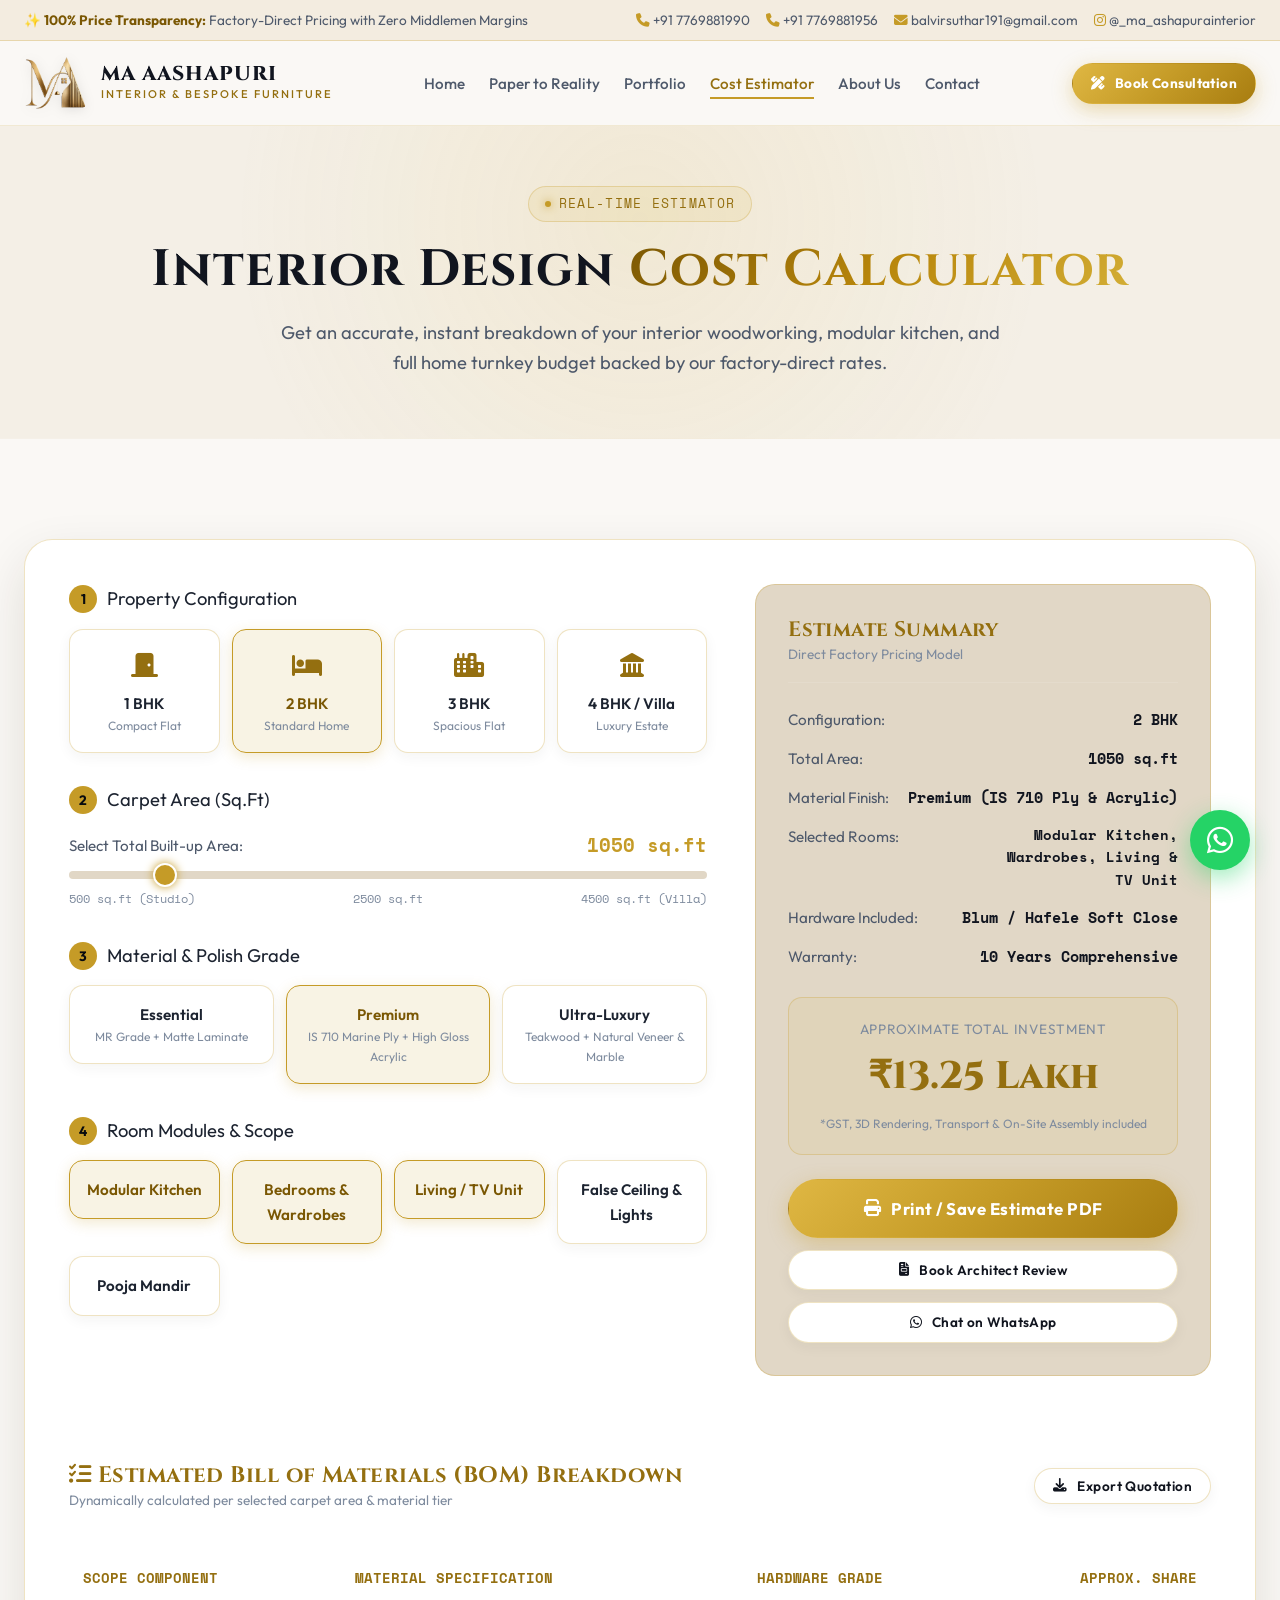
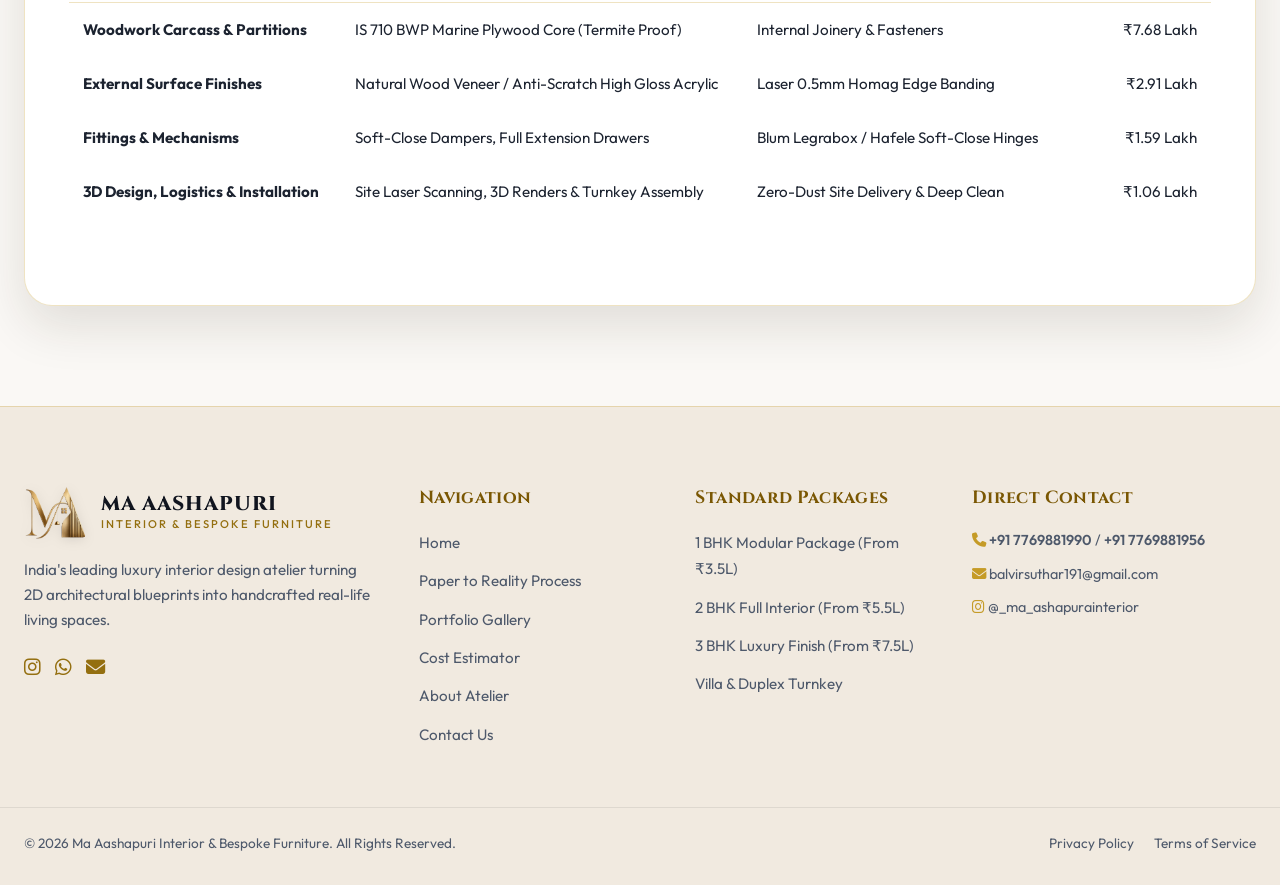
<file: calculator.html>
<!DOCTYPE html>
<html lang="en">
<head>
  <meta charset="UTF-8">
  <meta name="viewport" content="width=device-width, initial-scale=1.0">
  <title>Interior Cost Estimator & Price Calculator | Ma Aashapuri Furniture</title>
  <meta name="description" content="Calculate the exact interior design and custom woodwork cost for your 1BHK, 2BHK, 3BHK, 4BHK apartment or villa in real-time with Ma Aashapuri Furniture's price calculator.">
  <link rel="stylesheet" href="assets/css/style.css">
  <link rel="stylesheet" href="https://cdnjs.cloudflare.com/ajax/libs/font-awesome/6.5.1/css/all.min.css">
</head>
<body>

  <!-- Top Announcement Bar -->
  <div class="top-announcement">
    <div class="container" style="display: flex; justify-content: space-between; align-items: center; flex-wrap: wrap; gap: 8px;">
      <div>
        ✨ <span>100% Price Transparency:</span> Factory-Direct Pricing with Zero Middlemen Margins
      </div>
      <div style="display: flex; gap: 16px; align-items: center; font-size: 0.85rem;">
        <a href="tel:+917769881990" style="color: inherit; text-decoration: none;"><i class="fa-solid fa-phone" style="color: var(--gold-primary);"></i> +91 7769881990</a>
        <a href="tel:+917769881956" style="color: inherit; text-decoration: none;"><i class="fa-solid fa-phone" style="color: var(--gold-primary);"></i> +91 7769881956</a>
        <a href="mailto:balvirsuthar191@gmail.com" style="color: inherit; text-decoration: none;"><i class="fa-solid fa-envelope" style="color: var(--gold-primary);"></i> balvirsuthar191@gmail.com</a>
        <a href="https://www.instagram.com/__ma_ashapurainterior?stkn=cDl4bDkxOGhnOTlz" target="_blank" rel="noopener noreferrer" style="color: inherit; text-decoration: none;"><i class="fa-brands fa-instagram" style="color: var(--gold-primary);"></i> @_ma_ashapurainterior</a>
      </div>
    </div>
  </div>

  <!-- Site Navigation Header -->
  <header class="site-header">
    <div class="container navbar">
      <a href="index.html" class="brand-logo">
        <img src="assets/images/logo/logo.png" alt="Ma Aashapuri Interior &amp; Bespoke Furniture Logo" class="brand-logo-img">
        <div class="brand-text">
          <span class="brand-name">MA AASHAPURI</span>
          <span class="brand-tagline">INTERIOR &amp; BESPOKE FURNITURE</span>
        </div>
      </a>

      <ul class="nav-links">
        <li class="nav-item"><a href="index.html">Home</a></li>
        <li class="nav-item"><a href="process.html">Paper to Reality</a></li>
        <li class="nav-item"><a href="portfolio.html">Portfolio</a></li>
        <li class="nav-item"><a href="calculator.html" class="active">Cost Estimator</a></li>
        <li class="nav-item"><a href="about.html">About Us</a></li>
        <li class="nav-item"><a href="contact.html">Contact</a></li>
      </ul>

      <div class="nav-cta-group">
        <a href="contact.html" class="btn btn-primary btn-sm">
          <i class="fa-solid fa-pen-ruler"></i> Book Consultation
        </a>
        <button class="hamburger-btn" id="hamburgerBtn" aria-label="Toggle Navigation">
          <span></span>
          <span></span>
          <span></span>
        </button>
      </div>
    </div>
  </header>

  <!-- Mobile Drawer -->
  <div class="mobile-nav-drawer" id="mobileDrawer">
    <div class="mobile-nav-header">
      <div class="brand-logo">
        <img src="assets/images/logo/logo.png" alt="Ma Aashapuri Logo" class="brand-logo-img">
        <div class="brand-text">
          <span class="brand-name">MA AASHAPURI</span>
        </div>
      </div>
      <button class="mobile-close-btn" id="closeDrawerBtn">&times;</button>
    </div>
    <ul class="mobile-nav-links">
      <li><a href="index.html">Home</a></li>
      <li><a href="process.html">Paper to Reality</a></li>
      <li><a href="portfolio.html">Portfolio</a></li>
      <li><a href="calculator.html" class="active">Cost Estimator</a></li>
      <li><a href="about.html">About Us</a></li>
      <li><a href="contact.html">Contact Us</a></li>
    </ul>
    <div style="margin-top: auto; padding-top: 24px;">
      <a href="contact.html" class="btn btn-primary" style="width: 100%;">
        <i class="fa-solid fa-calendar-check"></i> Book Design Consultation
      </a>
    </div>
  </div>
  <div class="drawer-overlay" id="drawerOverlay"></div>

  <!-- Page Header Banner -->
  <section class="section-sm" style="background: radial-gradient(circle at 50% 30%, rgba(212, 175, 55, 0.1) 0%, transparent 60%), var(--bg-primary); border-bottom: 1px solid rgba(255,255,255,0.06);">
    <div class="container" style="text-align: center;">
      <div class="tag-badge"><span class="dot"></span> Real-Time Estimator</div>
      <h1 style="font-size: clamp(2.4rem, 4vw, 3.6rem); margin-bottom: 16px;">
        Interior Design <span class="text-gradient-gold">Cost Calculator</span>
      </h1>
      <p style="max-width: 720px; margin: 0 auto; font-size: 1.15rem;">
        Get an accurate, instant breakdown of your interior woodworking, modular kitchen, and full home turnkey budget backed by our factory-direct rates.
      </p>
    </div>
  </section>

  <!-- Full Calculator Interface -->
  <section class="section">
    <div class="container">
      <div class="calculator-card-wrapper">
        <div class="calc-grid">
          <!-- Left Configuration Options -->
          <div class="calc-options-side">
            <!-- Step 1: Configuration -->
            <div>
              <div class="option-group-title">
                <span class="step-num">1</span> Property Configuration
              </div>
              <div class="pill-selector-grid">
                <label class="pill-option">
                  <input type="radio" name="bhk_type" value="1 BHK">
                  <div class="pill-label">
                    <span class="icon"><i class="fa-solid fa-door-closed"></i></span>
                    <span class="label-title">1 BHK</span>
                    <span class="label-sub">Compact Flat</span>
                  </div>
                </label>
                <label class="pill-option">
                  <input type="radio" name="bhk_type" value="2 BHK" checked>
                  <div class="pill-label">
                    <span class="icon"><i class="fa-solid fa-bed"></i></span>
                    <span class="label-title">2 BHK</span>
                    <span class="label-sub">Standard Home</span>
                  </div>
                </label>
                <label class="pill-option">
                  <input type="radio" name="bhk_type" value="3 BHK">
                  <div class="pill-label">
                    <span class="icon"><i class="fa-solid fa-city"></i></span>
                    <span class="label-title">3 BHK</span>
                    <span class="label-sub">Spacious Flat</span>
                  </div>
                </label>
                <label class="pill-option">
                  <input type="radio" name="bhk_type" value="4 BHK / Villa">
                  <div class="pill-label">
                    <span class="icon"><i class="fa-solid fa-landmark"></i></span>
                    <span class="label-title">4 BHK / Villa</span>
                    <span class="label-sub">Luxury Estate</span>
                  </div>
                </label>
              </div>
            </div>

            <!-- Step 2: Carpet Area -->
            <div>
              <div class="option-group-title">
                <span class="step-num">2</span> Carpet Area (Sq.Ft)
              </div>
              <div class="custom-range-container">
                <div class="range-header">
                  <span style="font-size: 0.95rem; color: var(--text-secondary);">Select Total Built-up Area:</span>
                  <span class="range-value" id="carpetAreaValue">1050 sq.ft</span>
                </div>
                <input type="range" id="carpetAreaSlider" min="500" max="4500" step="50" value="1050">
                <div style="display: flex; justify-content: space-between; font-size: 0.75rem; color: var(--text-muted); font-family: var(--font-mono);">
                  <span>500 sq.ft (Studio)</span>
                  <span>2500 sq.ft</span>
                  <span>4500 sq.ft (Villa)</span>
                </div>
              </div>
            </div>

            <!-- Step 3: Material Quality Tier -->
            <div>
              <div class="option-group-title">
                <span class="step-num">3</span> Material &amp; Polish Grade
              </div>
              <div class="pill-selector-grid">
                <label class="pill-option">
                  <input type="radio" name="material_tier" value="essential">
                  <div class="pill-label">
                    <span class="label-title">Essential</span>
                    <span class="label-sub">MR Grade + Matte Laminate</span>
                  </div>
                </label>
                <label class="pill-option">
                  <input type="radio" name="material_tier" value="premium" checked>
                  <div class="pill-label">
                    <span class="label-title">Premium</span>
                    <span class="label-sub">IS 710 Marine Ply + High Gloss Acrylic</span>
                  </div>
                </label>
                <label class="pill-option">
                  <input type="radio" name="material_tier" value="luxury">
                  <div class="pill-label">
                    <span class="label-title">Ultra-Luxury</span>
                    <span class="label-sub">Teakwood + Natural Veneer &amp; Marble</span>
                  </div>
                </label>
              </div>
            </div>

            <!-- Step 4: Included Scopes -->
            <div>
              <div class="option-group-title">
                <span class="step-num">4</span> Room Modules &amp; Scope
              </div>
              <div class="pill-selector-grid">
                <label class="pill-option">
                  <input type="checkbox" name="scope" value="kitchen" data-name="Modular Kitchen" checked>
                  <div class="pill-label">
                    <span class="label-title">Modular Kitchen</span>
                  </div>
                </label>
                <label class="pill-option">
                  <input type="checkbox" name="scope" value="wardrobe" data-name="Wardrobes" checked>
                  <div class="pill-label">
                    <span class="label-title">Bedrooms &amp; Wardrobes</span>
                  </div>
                </label>
                <label class="pill-option">
                  <input type="checkbox" name="scope" value="living" data-name="Living & TV Unit" checked>
                  <div class="pill-label">
                    <span class="label-title">Living / TV Unit</span>
                  </div>
                </label>
                <label class="pill-option">
                  <input type="checkbox" name="scope" value="ceiling" data-name="False Ceiling & Ambient Lights">
                  <div class="pill-label">
                    <span class="label-title">False Ceiling &amp; Lights</span>
                  </div>
                </label>
                <label class="pill-option">
                  <input type="checkbox" name="scope" value="mandir" data-name="Pooja Mandir">
                  <div class="pill-label">
                    <span class="label-title">Pooja Mandir</span>
                  </div>
                </label>
              </div>
            </div>
          </div>

          <!-- Right Calculation Summary Panel -->
          <div class="calc-summary-panel">
            <div>
              <div class="summary-header">
                <h3 style="font-size: 1.3rem; color: var(--gold-light);">Estimate Summary</h3>
                <p style="font-size: 0.85rem; color: var(--text-muted);">Direct Factory Pricing Model</p>
              </div>

              <ul class="summary-items">
                <li class="summary-item">
                  <span>Configuration:</span>
                  <span id="summaryBhk">2 BHK</span>
                </li>
                <li class="summary-item">
                  <span>Total Area:</span>
                  <span id="summaryArea">1050 sq.ft</span>
                </li>
                <li class="summary-item">
                  <span>Material Finish:</span>
                  <span id="summaryMaterial">Premium (Teak & High Gloss)</span>
                </li>
                <li class="summary-item">
                  <span>Selected Rooms:</span>
                  <span id="summaryScope" style="font-size: 0.85rem; text-align: right; max-width: 180px;">Kitchen, Wardrobes, Living</span>
                </li>
                <li class="summary-item">
                  <span>Hardware Included:</span>
                  <span>Blum / Hafele Soft Close</span>
                </li>
                <li class="summary-item">
                  <span>Warranty:</span>
                  <span>10 Years Comprehensive</span>
                </li>
              </ul>
            </div>

            <div>
              <div class="price-display-box">
                <div class="label">Approximate Total Investment</div>
                <div class="total-cost" id="totalEstimatedCost">₹5.85 Lakh</div>
                <div class="note">*GST, 3D Rendering, Transport &amp; On-Site Assembly included</div>
              </div>

              <button onclick="window.print()" class="btn btn-primary btn-lg" style="width: 100%; margin-bottom: 12px;">
                <i class="fa-solid fa-print"></i> Print / Save Estimate PDF
              </button>
              <a href="contact.html" class="btn btn-outline btn-sm" style="width: 100%; margin-bottom: 12px;">
                <i class="fa-solid fa-file-invoice"></i> Book Architect Review
              </a>
              <a href="https://wa.me/917769881990?text=Hi%20Ma%20Aashapuri%20Interior,%20I%20used%20your%20cost%20estimator%20and%20want%20to%20discuss%20my%20floor%20plan." target="_blank" class="btn btn-outline btn-sm" style="width: 100%;">
                <i class="fa-brands fa-whatsapp"></i> Chat on WhatsApp
              </a>
            </div>
          </div>
        </div>

        <!-- Real-Time Itemized Bill of Materials (BOM) Breakdown -->
        <div style="margin-top: 48px; padding-top: 36px; border-top: 1px solid rgba(255, 255, 255, 0.08);">
          <div style="display: flex; justify-content: space-between; align-items: center; margin-bottom: 20px; flex-wrap: wrap; gap: 12px;">
            <div>
              <h3 style="font-size: 1.4rem; color: var(--gold-light);"><i class="fa-solid fa-list-check"></i> Estimated Bill of Materials (BOM) Breakdown</h3>
              <p style="font-size: 0.85rem; color: var(--text-muted);">Dynamically calculated per selected carpet area &amp; material tier</p>
            </div>
            <button onclick="window.print()" class="btn btn-outline btn-sm">
              <i class="fa-solid fa-download"></i> Export Quotation
            </button>
          </div>

          <div class="table-responsive" style="overflow-x: auto; -webkit-overflow-scrolling: touch; width: 100%; margin: 18px 0;">
            <table class="breakdown-table" style="min-width: 520px; width: 100%;">
              <thead>
                <tr>
                  <th>Scope Component</th>
                  <th>Material Specification</th>
                  <th>Hardware Grade</th>
                  <th style="text-align: right;">Approx. Share</th>
                </tr>
              </thead>
              <tbody>
                <tr>
                  <td><strong>Woodwork Carcass &amp; Partitions</strong></td>
                  <td>IS 710 BWP Marine Plywood Core (Termite Proof)</td>
                  <td>Internal Joinery &amp; Fasteners</td>
                  <td style="text-align: right;" id="bomWoodwork">₹3.39 Lakh</td>
                </tr>
                <tr>
                  <td><strong>External Surface Finishes</strong></td>
                  <td>Natural Wood Veneer / Anti-Scratch High Gloss Acrylic</td>
                  <td>Laser 0.5mm Homag Edge Banding</td>
                  <td style="text-align: right;" id="bomSurface">₹1.29 Lakh</td>
                </tr>
                <tr>
                  <td><strong>Fittings &amp; Mechanisms</strong></td>
                  <td>Soft-Close Dampers, Full Extension Drawers</td>
                  <td>Blum Legrabox / Hafele Soft-Close Hinges</td>
                  <td style="text-align: right;" id="bomHardware">₹70,000</td>
                </tr>
                <tr>
                  <td><strong>3D Design, Logistics &amp; Installation</strong></td>
                  <td>Site Laser Scanning, 3D Renders &amp; Turnkey Assembly</td>
                  <td>Zero-Dust Site Delivery &amp; Deep Clean</td>
                  <td style="text-align: right;" id="bomInstallation">₹47,000</td>
                </tr>
              </tbody>
            </table>
          </div>
        </div>
      </div>
    </div>
  </section>

  <!-- Site Footer -->
  <footer class="site-footer">
    <div class="container footer-grid">
      <div class="footer-col">
        <div class="brand-logo" style="margin-bottom: 18px;">
          <img src="assets/images/logo/logo.png" alt="Ma Aashapuri Interior &amp; Bespoke Furniture Logo" class="brand-logo-img">
          <div class="brand-text">
            <span class="brand-name">MA AASHAPURI</span>
            <span class="brand-tagline">INTERIOR &amp; BESPOKE FURNITURE</span>
          </div>
        </div>
        <p style="font-size: 0.95rem; color: var(--text-secondary); margin-bottom: 20px;">
          India's leading luxury interior design atelier turning 2D architectural blueprints into handcrafted real-life living spaces.
        </p>
        <div style="display: flex; gap: 14px; font-size: 1.2rem; color: var(--gold-light);">
          <a href="https://www.instagram.com/__ma_ashapurainterior?stkn=cDl4bDkxOGhnOTlz" target="_blank" rel="noopener noreferrer" title="Instagram"><i class="fa-brands fa-instagram"></i></a>
          <a href="https://wa.me/917769881990" target="_blank" rel="noopener noreferrer" title="WhatsApp"><i class="fa-brands fa-whatsapp"></i></a>
          <a href="mailto:balvirsuthar191@gmail.com" title="Email Us"><i class="fa-solid fa-envelope"></i></a>
        </div>
      </div>
      <div class="footer-col">
        <h4>Navigation</h4>
        <ul class="footer-links">
          <li><a href="index.html">Home</a></li>
          <li><a href="process.html">Paper to Reality Process</a></li>
          <li><a href="portfolio.html">Portfolio Gallery</a></li>
          <li><a href="calculator.html">Cost Estimator</a></li>
          <li><a href="about.html">About Atelier</a></li>
          <li><a href="contact.html">Contact Us</a></li>
        </ul>
      </div>
      <div class="footer-col">
        <h4>Standard Packages</h4>
        <ul class="footer-links">
          <li><a href="#">1 BHK Modular Package (From ₹3.5L)</a></li>
          <li><a href="#">2 BHK Full Interior (From ₹5.5L)</a></li>
          <li><a href="#">3 BHK Luxury Finish (From ₹7.5L)</a></li>
          <li><a href="#">Villa &amp; Duplex Turnkey</a></li>
        </ul>
      </div>
      <div class="footer-col">
        <h4>Direct Contact</h4>
        <p style="font-size: 0.9rem; color: var(--text-secondary); margin-bottom: 10px;">
          <i class="fa-solid fa-phone" style="color: var(--gold-primary);"></i> <a href="tel:+917769881990" style="color: inherit; font-weight: 600;">+91 7769881990</a> / <a href="tel:+917769881956" style="color: inherit; font-weight: 600;">+91 7769881956</a>
        </p>
        <p style="font-size: 0.9rem; color: var(--text-secondary); margin-bottom: 10px;">
          <i class="fa-solid fa-envelope" style="color: var(--gold-primary);"></i> <a href="mailto:balvirsuthar191@gmail.com" style="color: inherit;">balvirsuthar191@gmail.com</a>
        </p>
        <p style="font-size: 0.9rem; color: var(--text-secondary); margin-bottom: 10px;">
          <i class="fa-brands fa-instagram" style="color: var(--gold-primary);"></i> <a href="https://www.instagram.com/__ma_ashapurainterior?stkn=cDl4bDkxOGhnOTlz" target="_blank" rel="noopener noreferrer" style="color: inherit;">@_ma_ashapurainterior</a>
        </p>
      </div>
    </div>
    <div class="container footer-bottom">
      <div>&copy; 2026 Ma Aashapuri Interior &amp; Bespoke Furniture. All Rights Reserved.</div>
      <div style="display: flex; gap: 20px;">
        <a href="#">Privacy Policy</a>
        <a href="#">Terms of Service</a>
      </div>
    </div>
  </footer>

  <a href="https://wa.me/917769881990?text=Hi%20Ma%20Aashapuri%20Interior,%20I%20have%20calculated%20my%20estimate%20and%20want%20to%20get%20an%20itemized%20quote." target="_blank" class="floating-whatsapp" aria-label="Chat on WhatsApp">
    <i class="fa-brands fa-whatsapp"></i>
  </a>

  <script src="assets/js/main.js"></script>
</body>
</html>
</file>
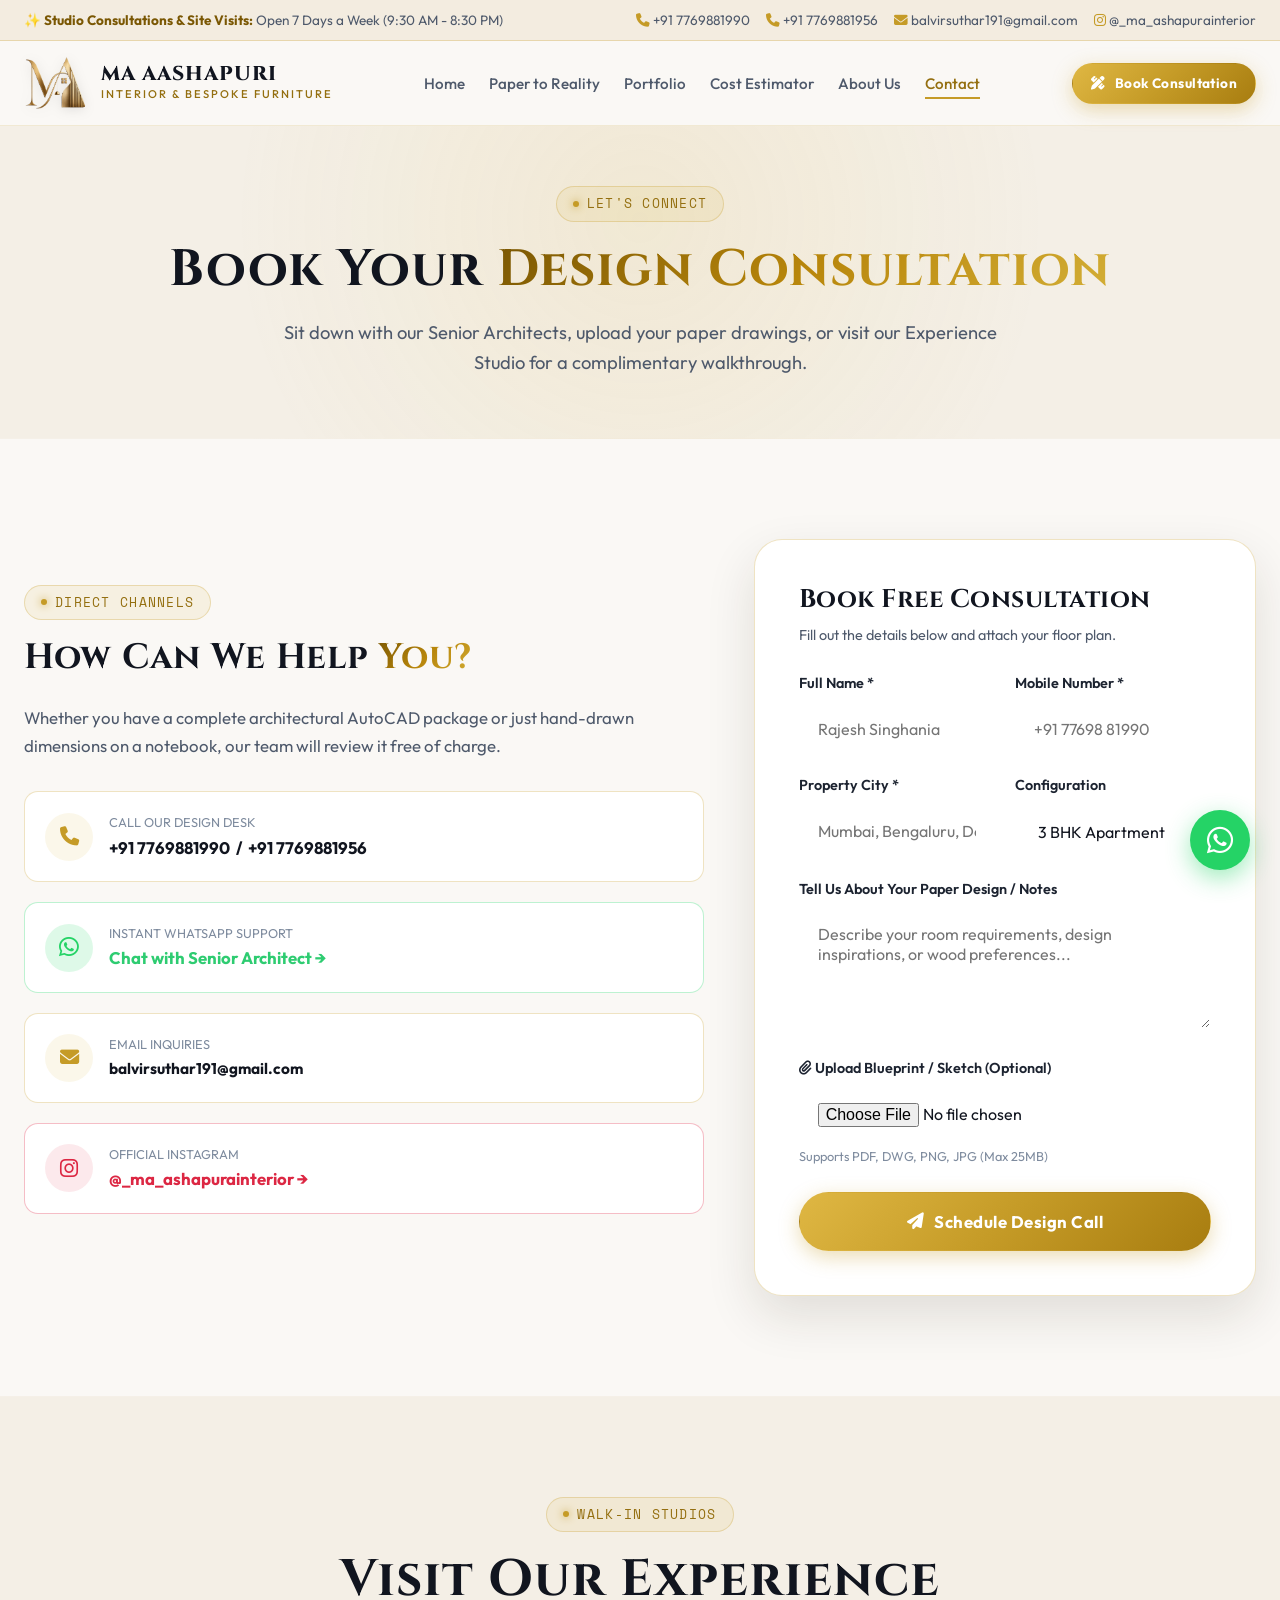
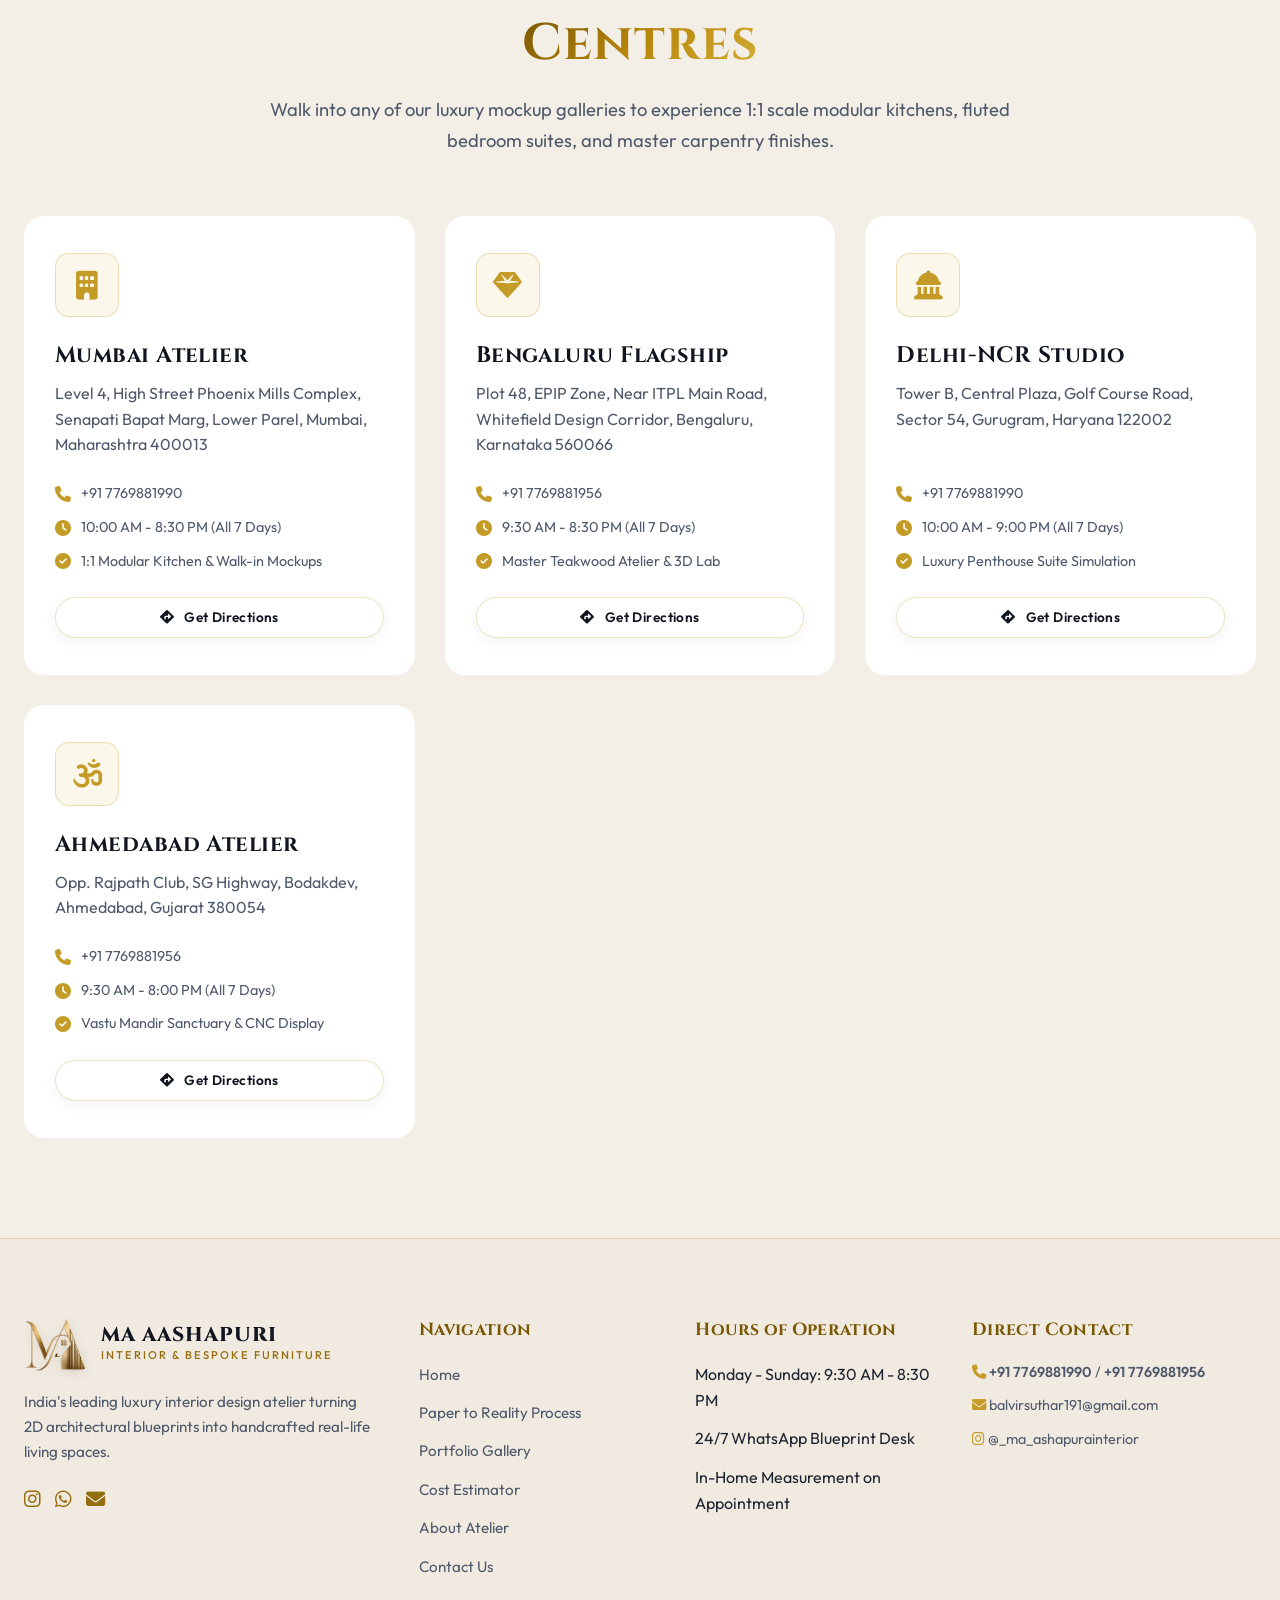
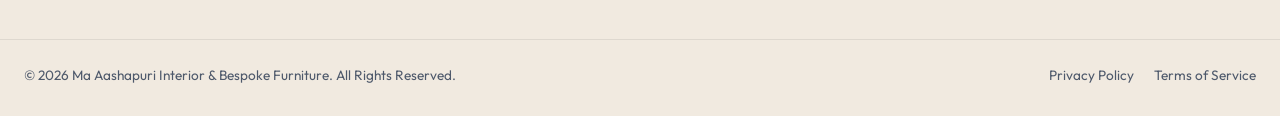
<file: contact.html>
<!DOCTYPE html>
<html lang="en">
<head>
  <meta charset="UTF-8">
  <meta name="viewport" content="width=device-width, initial-scale=1.0">
  <title>Contact & Book Consultation | Ma Aashapuri Furniture | Bring Your Paper Design to Life</title>
  <meta name="description" content="Book a free on-site measurement & 3D consultation with Ma Aashapuri Furniture. Upload your architectural paper design or blueprint for instant expert review.">
  <link rel="stylesheet" href="assets/css/style.css">
  <link rel="stylesheet" href="https://cdnjs.cloudflare.com/ajax/libs/font-awesome/6.5.1/css/all.min.css">
</head>
<body>

  <!-- Top Announcement Bar -->
  <div class="top-announcement">
    <div class="container" style="display: flex; justify-content: space-between; align-items: center; flex-wrap: wrap; gap: 8px;">
      <div>
        ✨ <span>Studio Consultations &amp; Site Visits:</span> Open 7 Days a Week (9:30 AM - 8:30 PM)
      </div>
      <div style="display: flex; gap: 16px; align-items: center; font-size: 0.85rem;">
        <a href="tel:+917769881990" style="color: inherit; text-decoration: none;"><i class="fa-solid fa-phone" style="color: var(--gold-primary);"></i> +91 7769881990</a>
        <a href="tel:+917769881956" style="color: inherit; text-decoration: none;"><i class="fa-solid fa-phone" style="color: var(--gold-primary);"></i> +91 7769881956</a>
        <a href="mailto:balvirsuthar191@gmail.com" style="color: inherit; text-decoration: none;"><i class="fa-solid fa-envelope" style="color: var(--gold-primary);"></i> balvirsuthar191@gmail.com</a>
        <a href="https://www.instagram.com/__ma_ashapurainterior?stkn=cDl4bDkxOGhnOTlz" target="_blank" rel="noopener noreferrer" style="color: inherit; text-decoration: none;"><i class="fa-brands fa-instagram" style="color: var(--gold-primary);"></i> @_ma_ashapurainterior</a>
      </div>
    </div>
  </div>

  <!-- Site Navigation Header -->
  <header class="site-header">
    <div class="container navbar">
      <a href="index.html" class="brand-logo">
        <img src="assets/images/logo/logo.png" alt="Ma Aashapuri Interior &amp; Bespoke Furniture Logo" class="brand-logo-img">
        <div class="brand-text">
          <span class="brand-name">MA AASHAPURI</span>
          <span class="brand-tagline">INTERIOR &amp; BESPOKE FURNITURE</span>
        </div>
      </a>

      <ul class="nav-links">
        <li class="nav-item"><a href="index.html">Home</a></li>
        <li class="nav-item"><a href="process.html">Paper to Reality</a></li>
        <li class="nav-item"><a href="portfolio.html">Portfolio</a></li>
        <li class="nav-item"><a href="calculator.html">Cost Estimator</a></li>
        <li class="nav-item"><a href="about.html">About Us</a></li>
        <li class="nav-item"><a href="contact.html" class="active">Contact</a></li>
      </ul>

      <div class="nav-cta-group">
        <a href="contact.html" class="btn btn-primary btn-sm">
          <i class="fa-solid fa-pen-ruler"></i> Book Consultation
        </a>
        <button class="hamburger-btn" id="hamburgerBtn" aria-label="Toggle Navigation">
          <span></span>
          <span></span>
          <span></span>
        </button>
      </div>
    </div>
  </header>

  <!-- Mobile Drawer -->
  <div class="mobile-nav-drawer" id="mobileDrawer">
    <div class="mobile-nav-header">
      <div class="brand-logo">
        <img src="assets/images/logo/logo.png" alt="Ma Aashapuri Logo" class="brand-logo-img">
        <div class="brand-text">
          <span class="brand-name">MA AASHAPURI</span>
        </div>
      </div>
      <button class="mobile-close-btn" id="closeDrawerBtn">&times;</button>
    </div>
    <ul class="mobile-nav-links">
      <li><a href="index.html">Home</a></li>
      <li><a href="process.html">Paper to Reality</a></li>
      <li><a href="portfolio.html">Portfolio</a></li>
      <li><a href="calculator.html">Cost Estimator</a></li>
      <li><a href="about.html">About Us</a></li>
      <li><a href="contact.html" class="active">Contact Us</a></li>
    </ul>
    <div style="margin-top: auto; padding-top: 24px;">
      <a href="contact.html" class="btn btn-primary" style="width: 100%;">
        <i class="fa-solid fa-calendar-check"></i> Book Design Consultation
      </a>
    </div>
  </div>
  <div class="drawer-overlay" id="drawerOverlay"></div>

  <!-- Page Header Banner -->
  <section class="section-sm" style="background: radial-gradient(circle at 50% 30%, rgba(212, 175, 55, 0.1) 0%, transparent 60%), var(--bg-primary); border-bottom: 1px solid rgba(255,255,255,0.06);">
    <div class="container" style="text-align: center;">
      <div class="tag-badge"><span class="dot"></span> Let's Connect</div>
      <h1 style="font-size: clamp(2.4rem, 4vw, 3.6rem); margin-bottom: 16px;">
        Book Your <span class="text-gradient-gold">Design Consultation</span>
      </h1>
      <p style="max-width: 720px; margin: 0 auto; font-size: 1.15rem;">
        Sit down with our Senior Architects, upload your paper drawings, or visit our Experience Studio for a complimentary walkthrough.
      </p>
    </div>
  </section>

  <!-- Contact & Form Grid -->
  <section class="section">
    <div class="container hero-grid">
      <!-- Left: Contact Details & Info Cards -->
      <div>
        <div class="tag-badge"><span class="dot"></span> Direct Channels</div>
        <h2 style="font-size: 2.2rem; margin-bottom: 24px;">
          How Can We Help <span class="text-gradient-gold">You?</span>
        </h2>
        <p style="margin-bottom: 32px; font-size: 1.05rem;">
          Whether you have a complete architectural AutoCAD package or just hand-drawn dimensions on a notebook, our team will review it free of charge.
        </p>

        <div style="display: flex; flex-direction: column; gap: 20px; margin-bottom: 36px;">
          <!-- Card 1: Phone -->
          <div style="background: var(--bg-card); border: 1px solid var(--gold-border); border-radius: var(--radius-md); padding: 20px; display: flex; gap: 16px; align-items: center;">
            <div style="width: 48px; height: 48px; border-radius: 50%; background: rgba(212, 175, 55, 0.1); display: flex; align-items: center; justify-content: center; color: var(--gold-primary); font-size: 1.2rem;">
              <i class="fa-solid fa-phone"></i>
            </div>
            <div>
              <div style="font-size: 0.8rem; color: var(--text-muted); text-transform: uppercase;">Call Our Design Desk</div>
              <div style="font-size: 1.05rem; font-weight: 700; color: var(--text-pure); display: flex; flex-wrap: wrap; gap: 6px;">
                <a href="tel:+917769881990" style="color: inherit;">+91 7769881990</a>
                <span>/</span>
                <a href="tel:+917769881956" style="color: inherit;">+91 7769881956</a>
              </div>
            </div>
          </div>

          <!-- Card 2: WhatsApp -->
          <div style="background: var(--bg-card); border: 1px solid rgba(37, 211, 102, 0.3); border-radius: var(--radius-md); padding: 20px; display: flex; gap: 16px; align-items: center;">
            <div style="width: 48px; height: 48px; border-radius: 50%; background: rgba(37, 211, 102, 0.15); display: flex; align-items: center; justify-content: center; color: #25D366; font-size: 1.4rem; flex-shrink: 0;">
              <i class="fa-brands fa-whatsapp"></i>
            </div>
            <div>
              <div style="font-size: 0.8rem; color: var(--text-muted); text-transform: uppercase;">Instant WhatsApp Support</div>
              <a href="https://wa.me/917769881990?text=Hi%20Ma%20Aashapuri%20Interior,%20I%20would%20like%20to%20discuss%20my%20interior%20design%20project." target="_blank" style="font-size: 1.05rem; font-weight: 700; color: #2ECC71;">Chat with Senior Architect &rarr;</a>
            </div>
          </div>

          <!-- Card 3: Email -->
          <div style="background: var(--bg-card); border: 1px solid var(--gold-border); border-radius: var(--radius-md); padding: 20px; display: flex; gap: 16px; align-items: center;">
            <div style="width: 48px; height: 48px; border-radius: 50%; background: rgba(212, 175, 55, 0.1); display: flex; align-items: center; justify-content: center; color: var(--gold-primary); font-size: 1.2rem; flex-shrink: 0;">
              <i class="fa-solid fa-envelope"></i>
            </div>
            <div style="min-width: 0;">
              <div style="font-size: 0.8rem; color: var(--text-muted); text-transform: uppercase;">Email Inquiries</div>
              <a href="mailto:balvirsuthar191@gmail.com" style="font-size: 0.96rem; font-weight: 700; color: var(--text-pure); word-break: break-all;">balvirsuthar191@gmail.com</a>
            </div>
          </div>

          <!-- Card 4: Instagram -->
          <div style="background: var(--bg-card); border: 1px solid rgba(220, 39, 67, 0.3); border-radius: var(--radius-md); padding: 20px; display: flex; gap: 16px; align-items: center;">
            <div style="width: 48px; height: 48px; border-radius: 50%; background: rgba(220, 39, 67, 0.1); display: flex; align-items: center; justify-content: center; color: #dc2743; font-size: 1.3rem;">
              <i class="fa-brands fa-instagram"></i>
            </div>
            <div>
              <div style="font-size: 0.8rem; color: var(--text-muted); text-transform: uppercase;">Official Instagram</div>
              <a href="https://www.instagram.com/__ma_ashapurainterior?stkn=cDl4bDkxOGhnOTlz" target="_blank" rel="noopener noreferrer" style="font-size: 1.05rem; font-weight: 700; color: #dc2743;">@_ma_ashapurainterior &rarr;</a>
            </div>
          </div>
        </div>
      </div>

      <!-- Right: Form Card -->
      <div class="consultation-form-card">
        <h3 style="font-size: 1.6rem; margin-bottom: 8px;">Book Free Consultation</h3>
        <p style="font-size: 0.9rem; color: var(--text-secondary); margin-bottom: 24px;">
          Fill out the details below and attach your floor plan.
        </p>

        <form id="consultationForm">
          <div class="form-grid">
            <div class="form-group">
              <label class="form-label">Full Name *</label>
              <input type="text" name="client_name" class="form-control" placeholder="Rajesh Singhania" required>
            </div>
            <div class="form-group">
              <label class="form-label">Mobile Number *</label>
              <input type="tel" name="client_phone" class="form-control" placeholder="+91 77698 81990" required>
            </div>
            <div class="form-group">
              <label class="form-label">Property City *</label>
              <input type="text" name="client_city" class="form-control" placeholder="Mumbai, Bengaluru, Delhi..." required>
            </div>
            <div class="form-group">
              <label class="form-label">Configuration</label>
              <select name="property_type" class="form-control">
                <option value="1bhk">1 BHK Apartment</option>
                <option value="2bhk">2 BHK Apartment</option>
                <option value="3bhk" selected>3 BHK Apartment</option>
                <option value="4bhk">4 BHK Apartment</option>
                <option value="villa">Luxury Villa / Bungalow</option>
                <option value="commercial">Commercial / Office</option>
              </select>
            </div>
            <div class="form-group full-width">
              <label class="form-label">Tell Us About Your Paper Design / Notes</label>
              <textarea name="client_notes" class="form-control" placeholder="Describe your room requirements, design inspirations, or wood preferences..."></textarea>
            </div>
            <div class="form-group full-width">
              <label class="form-label"><i class="fa-solid fa-paperclip"></i> Upload Blueprint / Sketch (Optional)</label>
              <input type="file" class="form-control" accept=".jpg,.png,.pdf,.dwg">
              <small style="color: var(--text-muted); font-size: 0.8rem; display: block; margin-top: 4px;">Supports PDF, DWG, PNG, JPG (Max 25MB)</small>
            </div>
          </div>
          <div style="margin-top: 24px;">
            <button type="submit" class="btn btn-primary btn-lg" style="width: 100%;">
              <i class="fa-solid fa-paper-plane"></i> Schedule Design Call
            </button>
          </div>
        </form>
      </div>
    </div>
  </section>

  <!-- Walk-In Experience Studios Across India -->
  <section class="section" style="background: var(--bg-primary); border-top: 1px solid rgba(255, 255, 255, 0.06);">
    <div class="container">
      <div class="section-header">
        <div class="tag-badge"><span class="dot"></span> Walk-In Studios</div>
        <h2 class="section-title">Visit Our Experience <span class="text-gradient-gold">Centres</span></h2>
        <p class="section-subtitle">
          Walk into any of our luxury mockup galleries to experience 1:1 scale modular kitchens, fluted bedroom suites, and master carpentry finishes.
        </p>
      </div>

      <div class="services-grid">
        <!-- Studio 1: Mumbai -->
        <div class="service-card">
          <div class="service-icon-box"><i class="fa-solid fa-building"></i></div>
          <h3>Mumbai Atelier</h3>
          <p>Level 4, High Street Phoenix Mills Complex, Senapati Bapat Marg, Lower Parel, Mumbai, Maharashtra 400013</p>
          <ul class="service-features">
            <li><i class="fa-solid fa-phone"></i> +91 7769881990</li>
            <li><i class="fa-solid fa-clock"></i> 10:00 AM - 8:30 PM (All 7 Days)</li>
            <li><i class="fa-solid fa-circle-check"></i> 1:1 Modular Kitchen &amp; Walk-in Mockups</li>
          </ul>
          <a href="https://maps.google.com" target="_blank" class="btn btn-outline btn-sm"><i class="fa-solid fa-diamond-turn-right"></i> Get Directions</a>
        </div>

        <!-- Studio 2: Bengaluru -->
        <div class="service-card">
          <div class="service-icon-box"><i class="fa-solid fa-gem"></i></div>
          <h3>Bengaluru Flagship</h3>
          <p>Plot 48, EPIP Zone, Near ITPL Main Road, Whitefield Design Corridor, Bengaluru, Karnataka 560066</p>
          <ul class="service-features">
            <li><i class="fa-solid fa-phone"></i> +91 7769881956</li>
            <li><i class="fa-solid fa-clock"></i> 9:30 AM - 8:30 PM (All 7 Days)</li>
            <li><i class="fa-solid fa-circle-check"></i> Master Teakwood Atelier &amp; 3D Lab</li>
          </ul>
          <a href="https://maps.google.com" target="_blank" class="btn btn-outline btn-sm"><i class="fa-solid fa-diamond-turn-right"></i> Get Directions</a>
        </div>

        <!-- Studio 3: Delhi-NCR -->
        <div class="service-card">
          <div class="service-icon-box"><i class="fa-solid fa-landmark-dome"></i></div>
          <h3>Delhi-NCR Studio</h3>
          <p>Tower B, Central Plaza, Golf Course Road, Sector 54, Gurugram, Haryana 122002</p>
          <ul class="service-features">
            <li><i class="fa-solid fa-phone"></i> +91 7769881990</li>
            <li><i class="fa-solid fa-clock"></i> 10:00 AM - 9:00 PM (All 7 Days)</li>
            <li><i class="fa-solid fa-circle-check"></i> Luxury Penthouse Suite Simulation</li>
          </ul>
          <a href="https://maps.google.com" target="_blank" class="btn btn-outline btn-sm"><i class="fa-solid fa-diamond-turn-right"></i> Get Directions</a>
        </div>

        <!-- Studio 4: Ahmedabad -->
        <div class="service-card">
          <div class="service-icon-box"><i class="fa-solid fa-om"></i></div>
          <h3>Ahmedabad Atelier</h3>
          <p>Opp. Rajpath Club, SG Highway, Bodakdev, Ahmedabad, Gujarat 380054</p>
          <ul class="service-features">
            <li><i class="fa-solid fa-phone"></i> +91 7769881956</li>
            <li><i class="fa-solid fa-clock"></i> 9:30 AM - 8:00 PM (All 7 Days)</li>
            <li><i class="fa-solid fa-circle-check"></i> Vastu Mandir Sanctuary &amp; CNC Display</li>
          </ul>
          <a href="https://maps.google.com" target="_blank" class="btn btn-outline btn-sm"><i class="fa-solid fa-diamond-turn-right"></i> Get Directions</a>
        </div>
      </div>
    </div>
  </section>

  <!-- Site Footer -->
  <footer class="site-footer">
    <div class="container footer-grid">
      <div class="footer-col">
        <div class="brand-logo" style="margin-bottom: 18px;">
          <img src="assets/images/logo/logo.png" alt="Ma Aashapuri Interior &amp; Bespoke Furniture Logo" class="brand-logo-img">
          <div class="brand-text">
            <span class="brand-name">MA AASHAPURI</span>
            <span class="brand-tagline">INTERIOR &amp; BESPOKE FURNITURE</span>
          </div>
        </div>
        <p style="font-size: 0.95rem; color: var(--text-secondary); margin-bottom: 20px;">
          India's leading luxury interior design atelier turning 2D architectural blueprints into handcrafted real-life living spaces.
        </p>
        <div style="display: flex; gap: 14px; font-size: 1.2rem; color: var(--gold-light);">
          <a href="https://www.instagram.com/__ma_ashapurainterior?stkn=cDl4bDkxOGhnOTlz" target="_blank" rel="noopener noreferrer" title="Instagram"><i class="fa-brands fa-instagram"></i></a>
          <a href="https://wa.me/917769881990" target="_blank" rel="noopener noreferrer" title="WhatsApp"><i class="fa-brands fa-whatsapp"></i></a>
          <a href="mailto:balvirsuthar191@gmail.com" title="Email Us"><i class="fa-solid fa-envelope"></i></a>
        </div>
      </div>
      <div class="footer-col">
        <h4>Navigation</h4>
        <ul class="footer-links">
          <li><a href="index.html">Home</a></li>
          <li><a href="process.html">Paper to Reality Process</a></li>
          <li><a href="portfolio.html">Portfolio Gallery</a></li>
          <li><a href="calculator.html">Cost Estimator</a></li>
          <li><a href="about.html">About Atelier</a></li>
          <li><a href="contact.html">Contact Us</a></li>
        </ul>
      </div>
      <div class="footer-col">
        <h4>Hours of Operation</h4>
        <ul class="footer-links">
          <li>Monday - Sunday: 9:30 AM - 8:30 PM</li>
          <li>24/7 WhatsApp Blueprint Desk</li>
          <li>In-Home Measurement on Appointment</li>
        </ul>
      </div>
      <div class="footer-col">
        <h4>Direct Contact</h4>
        <p style="font-size: 0.9rem; color: var(--text-secondary); margin-bottom: 10px;">
          <i class="fa-solid fa-phone" style="color: var(--gold-primary);"></i> <a href="tel:+917769881990" style="color: inherit; font-weight: 600;">+91 7769881990</a> / <a href="tel:+917769881956" style="color: inherit; font-weight: 600;">+91 7769881956</a>
        </p>
        <p style="font-size: 0.9rem; color: var(--text-secondary); margin-bottom: 10px;">
          <i class="fa-solid fa-envelope" style="color: var(--gold-primary);"></i> <a href="mailto:balvirsuthar191@gmail.com" style="color: inherit;">balvirsuthar191@gmail.com</a>
        </p>
        <p style="font-size: 0.9rem; color: var(--text-secondary); margin-bottom: 10px;">
          <i class="fa-brands fa-instagram" style="color: var(--gold-primary);"></i> <a href="https://www.instagram.com/__ma_ashapurainterior?stkn=cDl4bDkxOGhnOTlz" target="_blank" rel="noopener noreferrer" style="color: inherit;">@_ma_ashapurainterior</a>
        </p>
      </div>
    </div>
    <div class="container footer-bottom">
      <div>&copy; 2026 Ma Aashapuri Interior &amp; Bespoke Furniture. All Rights Reserved.</div>
      <div style="display: flex; gap: 20px;">
        <a href="#">Privacy Policy</a>
        <a href="#">Terms of Service</a>
      </div>
    </div>
  </footer>

  <a href="https://wa.me/917769881990?text=Hi%20Ma%20Aashapuri%20Interior,%20I%20have%20a%20paper%20design%20and%20want%20to%20get%20a%20quote." target="_blank" class="floating-whatsapp" aria-label="Chat on WhatsApp">
    <i class="fa-brands fa-whatsapp"></i>
  </a>

  <script src="assets/js/main.js"></script>
</body>
</html>
</file>
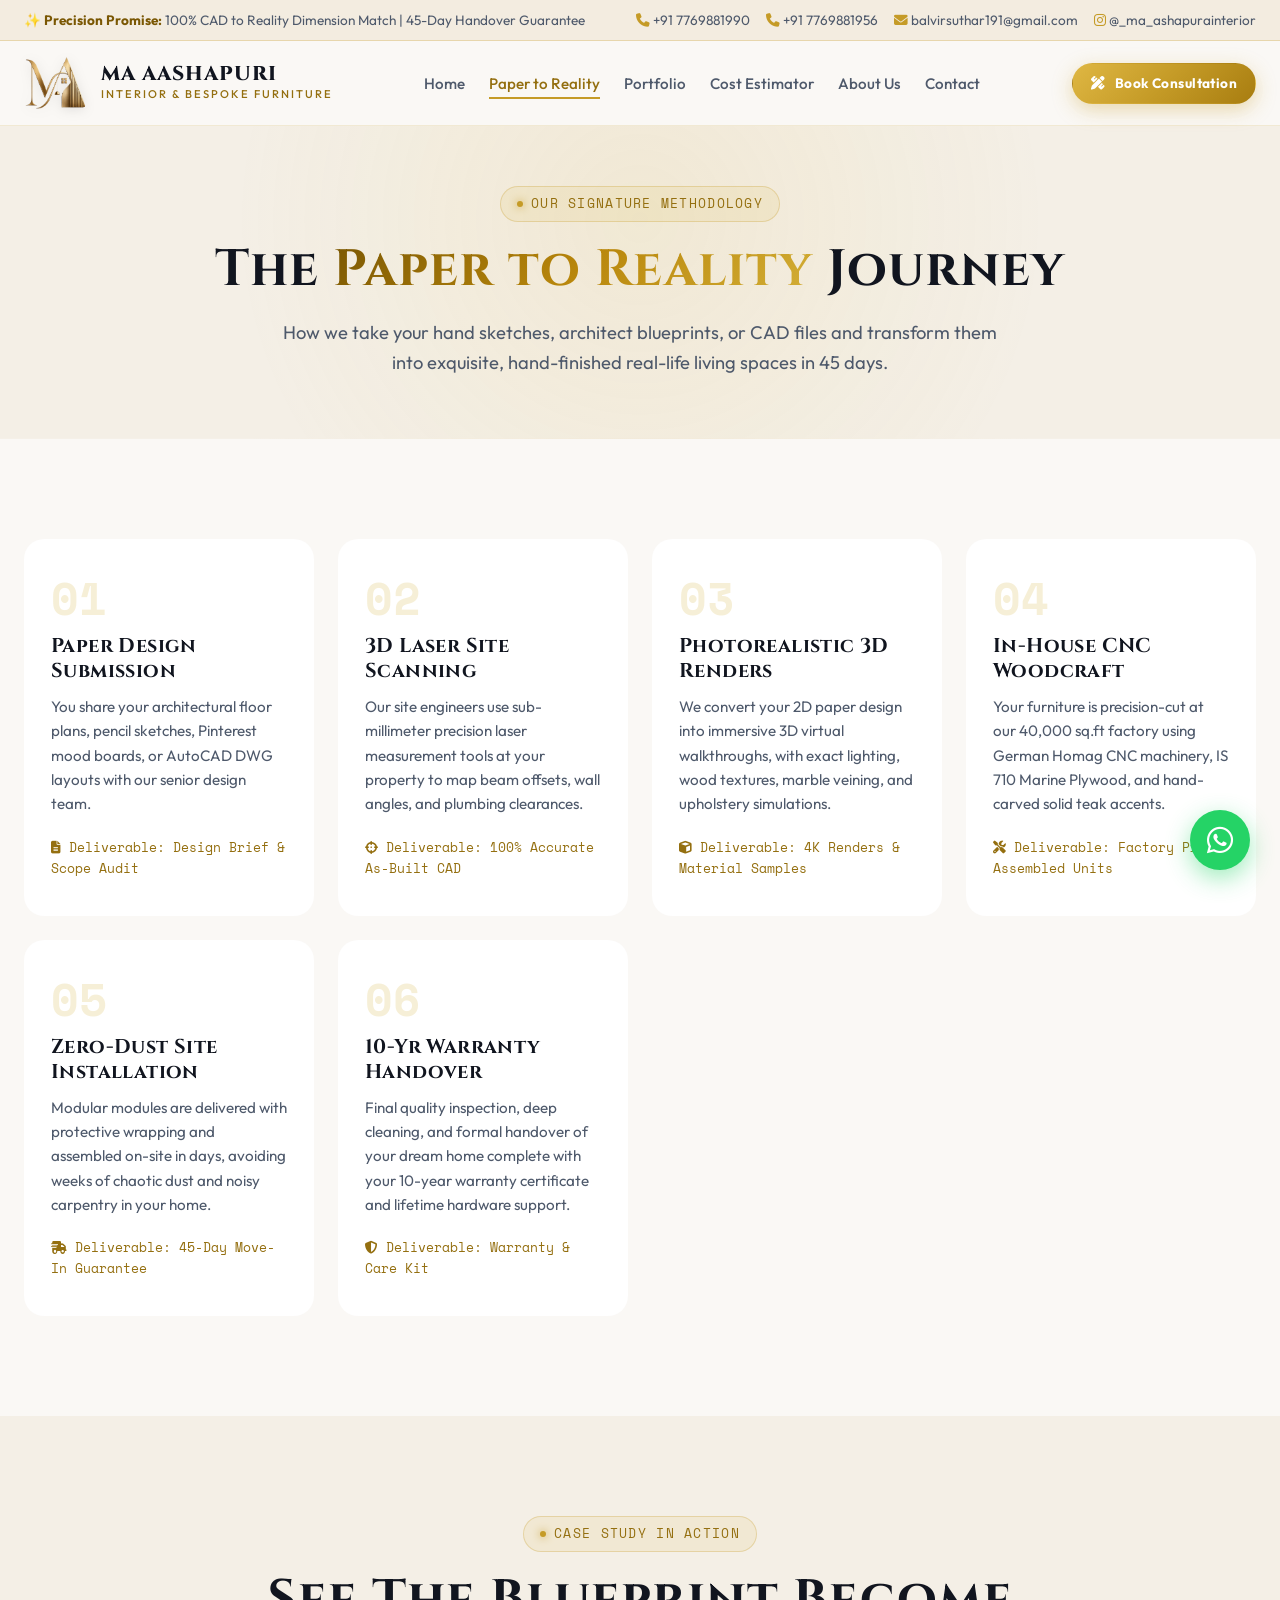
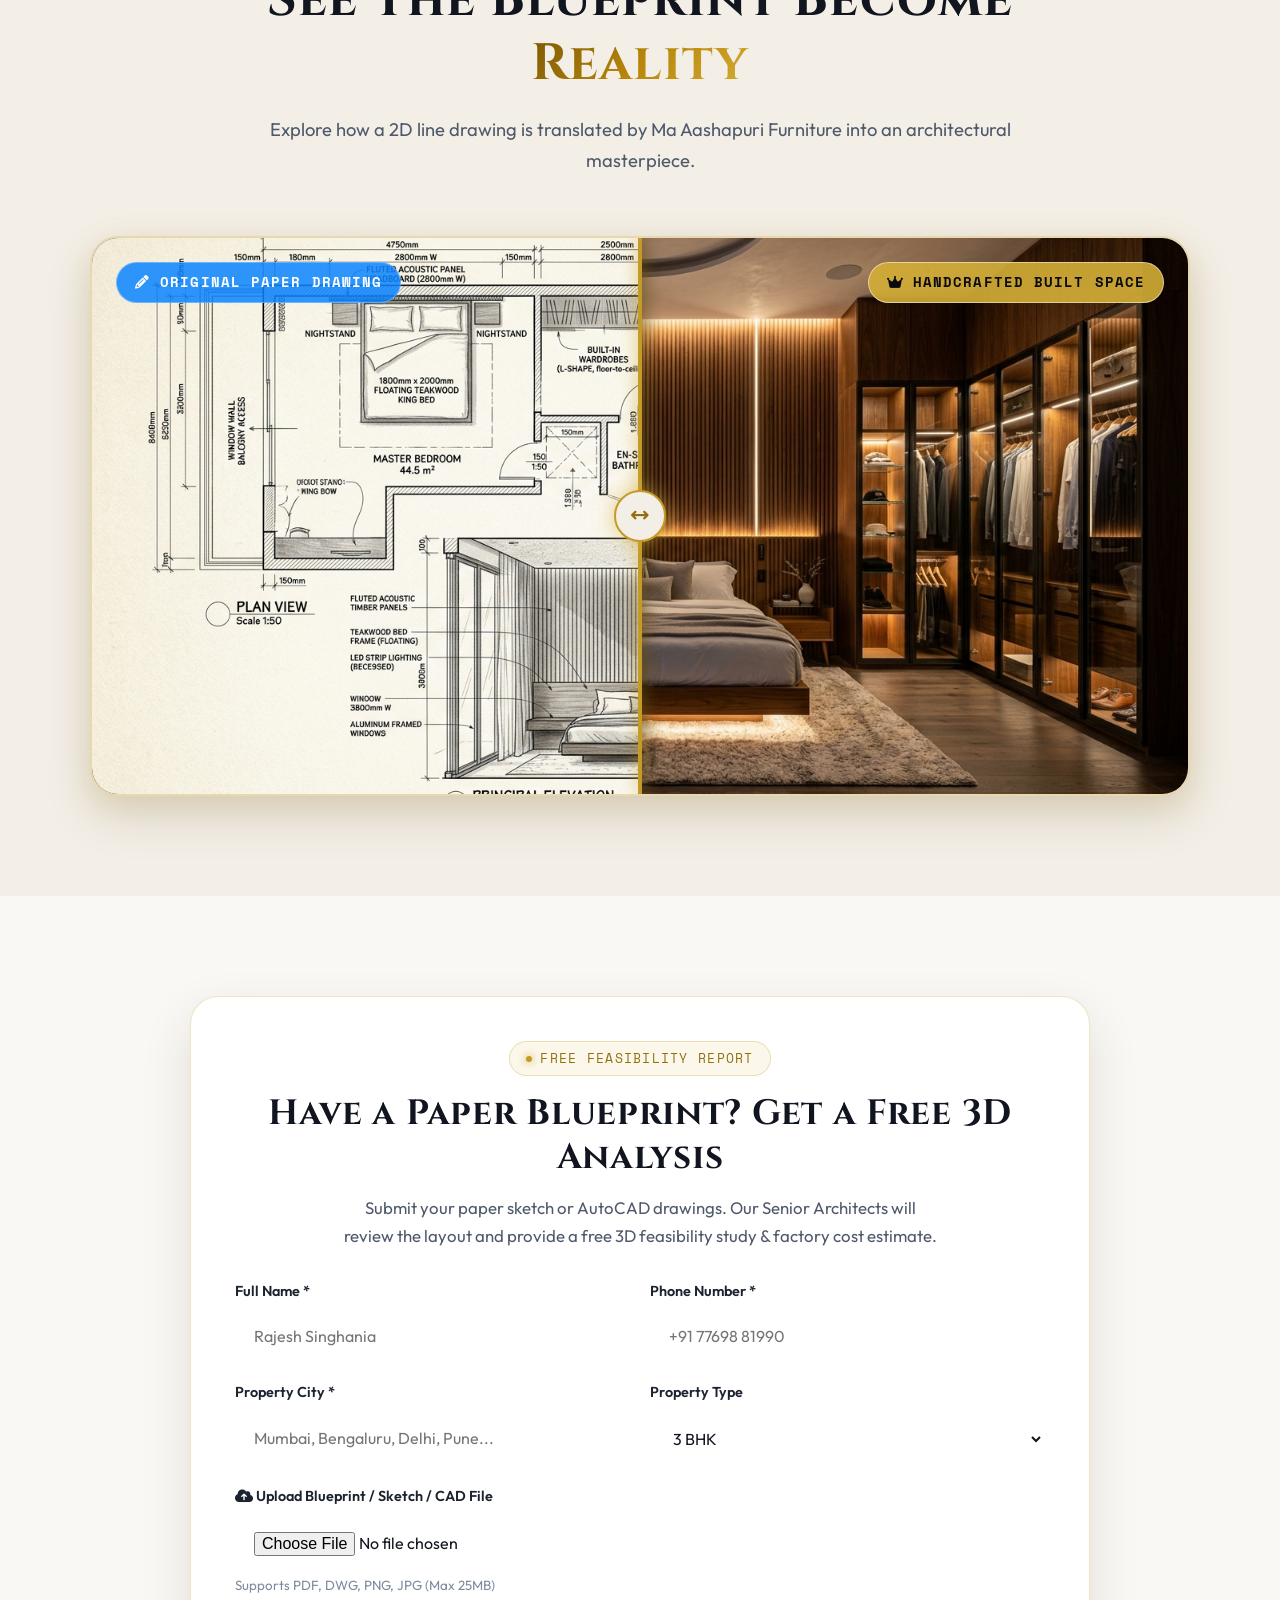
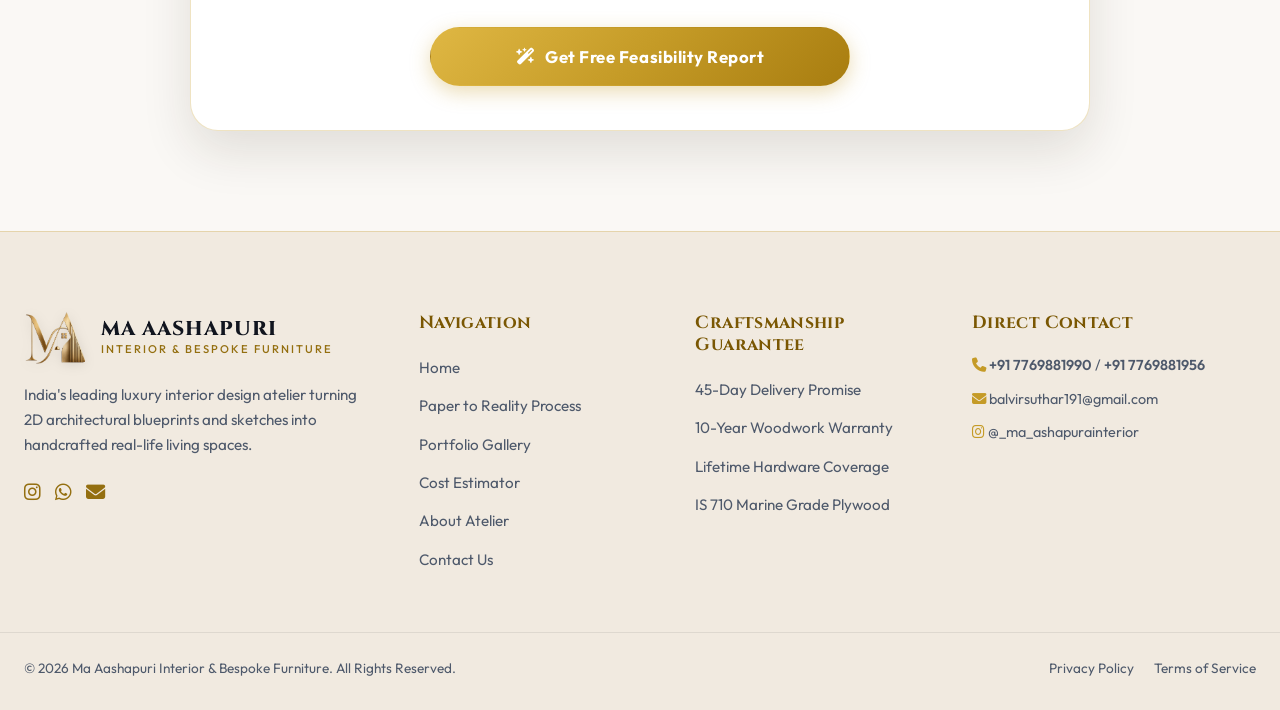
<file: process.html>
<!DOCTYPE html>
<html lang="en">
<head>
  <meta charset="UTF-8">
  <meta name="viewport" content="width=device-width, initial-scale=1.0">
  <title>Paper to Reality Process | Ma Aashapuri Furniture | How We Turn Drawings Into Homes</title>
  <meta name="description" content="Explore our signature 6-step engineering and craftsmanship journey: from your initial 2D paper design and CAD drawings to factory woodworking and real-life luxury delivery.">
  <link rel="stylesheet" href="assets/css/style.css">
  <link rel="stylesheet" href="https://cdnjs.cloudflare.com/ajax/libs/font-awesome/6.5.1/css/all.min.css">
</head>
<body>

  <!-- Top Announcement Bar -->
  <div class="top-announcement">
    <div class="container" style="display: flex; justify-content: space-between; align-items: center; flex-wrap: wrap; gap: 8px;">
      <div>
        ✨ <span>Precision Promise:</span> 100% CAD to Reality Dimension Match | 45-Day Handover Guarantee
      </div>
      <div style="display: flex; gap: 16px; align-items: center; font-size: 0.85rem;">
        <a href="tel:+917769881990" style="color: inherit; text-decoration: none;"><i class="fa-solid fa-phone" style="color: var(--gold-primary);"></i> +91 7769881990</a>
        <a href="tel:+917769881956" style="color: inherit; text-decoration: none;"><i class="fa-solid fa-phone" style="color: var(--gold-primary);"></i> +91 7769881956</a>
        <a href="mailto:balvirsuthar191@gmail.com" style="color: inherit; text-decoration: none;"><i class="fa-solid fa-envelope" style="color: var(--gold-primary);"></i> balvirsuthar191@gmail.com</a>
        <a href="https://www.instagram.com/__ma_ashapurainterior?stkn=cDl4bDkxOGhnOTlz" target="_blank" rel="noopener noreferrer" style="color: inherit; text-decoration: none;"><i class="fa-brands fa-instagram" style="color: var(--gold-primary);"></i> @_ma_ashapurainterior</a>
      </div>
    </div>
  </div>

  <!-- Site Navigation Header -->
  <header class="site-header">
    <div class="container navbar">
      <a href="index.html" class="brand-logo">
        <img src="assets/images/logo/logo.png" alt="Ma Aashapuri Interior &amp; Bespoke Furniture Logo" class="brand-logo-img">
        <div class="brand-text">
          <span class="brand-name">MA AASHAPURI</span>
          <span class="brand-tagline">INTERIOR &amp; BESPOKE FURNITURE</span>
        </div>
      </a>

      <ul class="nav-links">
        <li class="nav-item"><a href="index.html">Home</a></li>
        <li class="nav-item"><a href="process.html" class="active">Paper to Reality</a></li>
        <li class="nav-item"><a href="portfolio.html">Portfolio</a></li>
        <li class="nav-item"><a href="calculator.html">Cost Estimator</a></li>
        <li class="nav-item"><a href="about.html">About Us</a></li>
        <li class="nav-item"><a href="contact.html">Contact</a></li>
      </ul>

      <div class="nav-cta-group">
        <a href="contact.html" class="btn btn-primary btn-sm">
          <i class="fa-solid fa-pen-ruler"></i> Book Consultation
        </a>
        <button class="hamburger-btn" id="hamburgerBtn" aria-label="Toggle Navigation">
          <span></span>
          <span></span>
          <span></span>
        </button>
      </div>
    </div>
  </header>

  <!-- Mobile Drawer -->
  <div class="mobile-nav-drawer" id="mobileDrawer">
    <div class="mobile-nav-header">
      <div class="brand-logo">
        <img src="assets/images/logo/logo.png" alt="Ma Aashapuri Logo" class="brand-logo-img">
        <div class="brand-text">
          <span class="brand-name">MA AASHAPURI</span>
        </div>
      </div>
      <button class="mobile-close-btn" id="closeDrawerBtn">&times;</button>
    </div>
    <ul class="mobile-nav-links">
      <li><a href="index.html">Home</a></li>
      <li><a href="process.html" class="active">Paper to Reality</a></li>
      <li><a href="portfolio.html">Portfolio</a></li>
      <li><a href="calculator.html">Cost Estimator</a></li>
      <li><a href="about.html">About Us</a></li>
      <li><a href="contact.html">Contact Us</a></li>
    </ul>
    <div style="margin-top: auto; padding-top: 24px;">
      <a href="contact.html" class="btn btn-primary" style="width: 100%;">
        <i class="fa-solid fa-calendar-check"></i> Book Design Consultation
      </a>
    </div>
  </div>
  <div class="drawer-overlay" id="drawerOverlay"></div>

  <!-- Page Header Banner -->
  <section class="section-sm" style="background: radial-gradient(circle at 50% 30%, rgba(212, 175, 55, 0.1) 0%, transparent 60%), var(--bg-primary); border-bottom: 1px solid rgba(255,255,255,0.06);">
    <div class="container" style="text-align: center;">
      <div class="tag-badge"><span class="dot"></span> Our Signature Methodology</div>
      <h1 style="font-size: clamp(2.4rem, 4vw, 3.6rem); margin-bottom: 16px;">
        The <span class="text-gradient-gold">Paper to Reality</span> Journey
      </h1>
      <p style="max-width: 720px; margin: 0 auto; font-size: 1.15rem;">
        How we take your hand sketches, architect blueprints, or CAD files and transform them into exquisite, hand-finished real-life living spaces in 45 days.
      </p>
    </div>
  </section>

  <!-- The 6-Step Engineering Journey Timeline -->
  <section class="section">
    <div class="container">
      <div class="process-timeline">
        <!-- Step 1 -->
        <div class="timeline-step-card">
          <div class="step-num-badge">01</div>
          <h3>Paper Design Submission</h3>
          <p>
            You share your architectural floor plans, pencil sketches, Pinterest mood boards, or AutoCAD DWG layouts with our senior design team.
          </p>
          <div style="margin-top: 20px; font-family: var(--font-mono); font-size: 0.8rem; color: var(--gold-light);">
            <i class="fa-solid fa-file-lines"></i> Deliverable: Design Brief &amp; Scope Audit
          </div>
        </div>

        <!-- Step 2 -->
        <div class="timeline-step-card">
          <div class="step-num-badge">02</div>
          <h3>3D Laser Site Scanning</h3>
          <p>
            Our site engineers use sub-millimeter precision laser measurement tools at your property to map beam offsets, wall angles, and plumbing clearances.
          </p>
          <div style="margin-top: 20px; font-family: var(--font-mono); font-size: 0.8rem; color: var(--gold-light);">
            <i class="fa-solid fa-crosshairs"></i> Deliverable: 100% Accurate As-Built CAD
          </div>
        </div>

        <!-- Step 3 -->
        <div class="timeline-step-card">
          <div class="step-num-badge">03</div>
          <h3>Photorealistic 3D Renders</h3>
          <p>
            We convert your 2D paper design into immersive 3D virtual walkthroughs, with exact lighting, wood textures, marble veining, and upholstery simulations.
          </p>
          <div style="margin-top: 20px; font-family: var(--font-mono); font-size: 0.8rem; color: var(--gold-light);">
            <i class="fa-solid fa-cube"></i> Deliverable: 4K Renders &amp; Material Samples
          </div>
        </div>

        <!-- Step 4 -->
        <div class="timeline-step-card">
          <div class="step-num-badge">04</div>
          <h3>In-House CNC Woodcraft</h3>
          <p>
            Your furniture is precision-cut at our 40,000 sq.ft factory using German Homag CNC machinery, IS 710 Marine Plywood, and hand-carved solid teak accents.
          </p>
          <div style="margin-top: 20px; font-family: var(--font-mono); font-size: 0.8rem; color: var(--gold-light);">
            <i class="fa-solid fa-screwdriver-wrench"></i> Deliverable: Factory Pre-Assembled Units
          </div>
        </div>

        <!-- Step 5 -->
        <div class="timeline-step-card">
          <div class="step-num-badge">05</div>
          <h3>Zero-Dust Site Installation</h3>
          <p>
            Modular modules are delivered with protective wrapping and assembled on-site in days, avoiding weeks of chaotic dust and noisy carpentry in your home.
          </p>
          <div style="margin-top: 20px; font-family: var(--font-mono); font-size: 0.8rem; color: var(--gold-light);">
            <i class="fa-solid fa-truck-fast"></i> Deliverable: 45-Day Move-In Guarantee
          </div>
        </div>

        <!-- Step 6 -->
        <div class="timeline-step-card">
          <div class="step-num-badge">06</div>
          <h3>10-Yr Warranty Handover</h3>
          <p>
            Final quality inspection, deep cleaning, and formal handover of your dream home complete with your 10-year warranty certificate and lifetime hardware support.
          </p>
          <div style="margin-top: 20px; font-family: var(--font-mono); font-size: 0.8rem; color: var(--gold-light);">
            <i class="fa-solid fa-shield-halved"></i> Deliverable: Warranty &amp; Care Kit
          </div>
        </div>
      </div>
    </div>
  </section>

  <!-- Interactive Comparison Visual Demo -->
  <section class="section" style="background: var(--bg-primary);">
    <div class="container">
      <div class="section-header">
        <div class="tag-badge"><span class="dot"></span> Case Study in Action</div>
        <h2 class="section-title">See The Blueprint Become <span class="text-gradient-gold">Reality</span></h2>
        <p class="section-subtitle">
          Explore how a 2D line drawing is translated by Ma Aashapuri Furniture into an architectural masterpiece.
        </p>
      </div>

      <div class="comparison-container" id="comparisonContainer">
        <!-- After: Real Life Execution (Base image) -->
        <div class="comparison-image comparison-after" style="background-image: url('assets/images/luxury_built_bedroom.jpg');">
          <span class="comparison-label label-reality"><i class="fa-solid fa-crown"></i> Handcrafted Built Space</span>
        </div>
        <!-- Before: Paper Blueprint (Overlay image clipped by width) -->
        <div class="comparison-before" id="comparisonBefore">
          <div class="img-inner" style="background-image: url('assets/images/blueprint_sketch_bedroom.jpg');"></div>
          <span class="comparison-label label-blueprint"><i class="fa-solid fa-pencil"></i> Original Paper Drawing</span>
        </div>
        <div class="comparison-slider-handle" id="comparisonHandle">
          <div class="slider-knob"><i class="fa-solid fa-arrows-left-right"></i></div>
        </div>
      </div>
    </div>
  </section>

  <!-- Blueprint Upload & Free Feasibility Check -->
  <section class="section">
    <div class="container">
      <div class="consultation-form-card" style="max-width: 900px; margin: 0 auto; text-align: center;">
        <div class="tag-badge"><span class="dot"></span> Free Feasibility Report</div>
        <h2 style="font-size: 2.2rem; margin-bottom: 14px;">Have a Paper Blueprint? Get a Free 3D Analysis</h2>
        <p style="color: var(--text-secondary); max-width: 600px; margin: 0 auto 30px;">
          Submit your paper sketch or AutoCAD drawings. Our Senior Architects will review the layout and provide a free 3D feasibility study &amp; factory cost estimate.
        </p>

        <form id="consultationForm">
          <div class="form-grid" style="text-align: left;">
            <div class="form-group">
              <label class="form-label">Full Name *</label>
              <input type="text" name="client_name" class="form-control" placeholder="Rajesh Singhania" required>
            </div>
            <div class="form-group">
              <label class="form-label">Phone Number *</label>
              <input type="tel" name="client_phone" class="form-control" placeholder="+91 77698 81990" required>
            </div>
            <div class="form-group">
              <label class="form-label">Property City *</label>
              <input type="text" name="client_city" class="form-control" placeholder="Mumbai, Bengaluru, Delhi, Pune..." required>
            </div>
            <div class="form-group">
              <label class="form-label">Property Type</label>
              <select name="property_type" class="form-control">
                <option value="2bhk">2 BHK</option>
                <option value="3bhk" selected>3 BHK</option>
                <option value="4bhk">4 BHK / Penthouse</option>
                <option value="villa">Luxury Bungalow</option>
              </select>
            </div>
            <div class="form-group full-width">
              <label class="form-label"><i class="fa-solid fa-cloud-arrow-up"></i> Upload Blueprint / Sketch / CAD File</label>
              <input type="file" class="form-control">
              <small style="color: var(--text-muted); display: block; margin-top: 4px;">Supports PDF, DWG, PNG, JPG (Max 25MB)</small>
            </div>
          </div>
          <div style="margin-top: 30px;">
            <button type="submit" class="btn btn-primary btn-lg" style="width: 100%; max-width: 420px;">
              <i class="fa-solid fa-wand-magic-sparkles"></i> Get Free Feasibility Report
            </button>
          </div>
        </form>
      </div>
    </div>
  </section>

  <!-- Site Footer -->
  <footer class="site-footer">
    <div class="container footer-grid">
      <div class="footer-col">
        <div class="brand-logo" style="margin-bottom: 18px;">
          <img src="assets/images/logo/logo.png" alt="Ma Aashapuri Interior &amp; Bespoke Furniture Logo" class="brand-logo-img">
          <div class="brand-text">
            <span class="brand-name">MA AASHAPURI</span>
            <span class="brand-tagline">INTERIOR &amp; BESPOKE FURNITURE</span>
          </div>
        </div>
        <p style="font-size: 0.95rem; color: var(--text-secondary); margin-bottom: 20px;">
          India's leading luxury interior design atelier turning 2D architectural blueprints and sketches into handcrafted real-life living spaces.
        </p>
        <div style="display: flex; gap: 14px; font-size: 1.2rem; color: var(--gold-light);">
          <a href="https://www.instagram.com/__ma_ashapurainterior?stkn=cDl4bDkxOGhnOTlz" target="_blank" rel="noopener noreferrer" title="Instagram"><i class="fa-brands fa-instagram"></i></a>
          <a href="https://wa.me/917769881990" target="_blank" rel="noopener noreferrer" title="WhatsApp"><i class="fa-brands fa-whatsapp"></i></a>
          <a href="mailto:balvirsuthar191@gmail.com" title="Email Us"><i class="fa-solid fa-envelope"></i></a>
        </div>
      </div>
      <div class="footer-col">
        <h4>Navigation</h4>
        <ul class="footer-links">
          <li><a href="index.html">Home</a></li>
          <li><a href="process.html">Paper to Reality Process</a></li>
          <li><a href="portfolio.html">Portfolio Gallery</a></li>
          <li><a href="calculator.html">Cost Estimator</a></li>
          <li><a href="about.html">About Atelier</a></li>
          <li><a href="contact.html">Contact Us</a></li>
        </ul>
      </div>
      <div class="footer-col">
        <h4>Craftsmanship Guarantee</h4>
        <ul class="footer-links">
          <li><a href="#">45-Day Delivery Promise</a></li>
          <li><a href="#">10-Year Woodwork Warranty</a></li>
          <li><a href="#">Lifetime Hardware Coverage</a></li>
          <li><a href="#">IS 710 Marine Grade Plywood</a></li>
        </ul>
      </div>
      <div class="footer-col">
        <h4>Direct Contact</h4>
        <p style="font-size: 0.9rem; color: var(--text-secondary); margin-bottom: 10px;">
          <i class="fa-solid fa-phone" style="color: var(--gold-primary);"></i> <a href="tel:+917769881990" style="color: inherit; font-weight: 600;">+91 7769881990</a> / <a href="tel:+917769881956" style="color: inherit; font-weight: 600;">+91 7769881956</a>
        </p>
        <p style="font-size: 0.9rem; color: var(--text-secondary); margin-bottom: 10px;">
          <i class="fa-solid fa-envelope" style="color: var(--gold-primary);"></i> <a href="mailto:balvirsuthar191@gmail.com" style="color: inherit;">balvirsuthar191@gmail.com</a>
        </p>
        <p style="font-size: 0.9rem; color: var(--text-secondary); margin-bottom: 10px;">
          <i class="fa-brands fa-instagram" style="color: var(--gold-primary);"></i> <a href="https://www.instagram.com/__ma_ashapurainterior?stkn=cDl4bDkxOGhnOTlz" target="_blank" rel="noopener noreferrer" style="color: inherit;">@_ma_ashapurainterior</a>
        </p>
      </div>
    </div>
    <div class="container footer-bottom">
      <div>&copy; 2026 Ma Aashapuri Interior &amp; Bespoke Furniture. All Rights Reserved.</div>
      <div style="display: flex; gap: 20px;">
        <a href="#">Privacy Policy</a>
        <a href="#">Terms of Service</a>
      </div>
    </div>
  </footer>

  <a href="https://wa.me/917769881990?text=Hi%20Ma%20Aashapuri%20Interior,%20I%20have%20a%20paper%20design%20and%20want%20to%20learn%20about%20your%20process." target="_blank" class="floating-whatsapp" aria-label="Chat on WhatsApp">
    <i class="fa-brands fa-whatsapp"></i>
  </a>

  <script src="assets/js/main.js"></script>
</body>
</html>
</file>
<file: assets/css/style.css>
/* ==========================================================================
   MA AASHAPURI FURNITURE - PREMIUM LUXURY DESIGN SYSTEM & STYLESHEET
   "We Build Your Paper Design in Real Life"
   ========================================================================== */

@import url('https://fonts.googleapis.com/css2?family=Cinzel:wght@400;600;700;800;900&family=Cormorant+Garamond:ital,wght@0,400;0,600;0,700;1,400&family=Outfit:wght@300;400;500;600;700&family=Space+Mono:ital,wght@0,400;0,700;1,400&display=swap');

/* --- CSS Variables & Design Tokens (Luxury Cream White & Regal Gold Theme) --- */
:root {
  /* Warm Cream White & Ivory Luxury Color Palette */
  --bg-dark: #FAF8F5;
  --bg-primary: #F4EFE6;
  --bg-secondary: #EBE4D8;
  --bg-tertiary: #E1D7C6;
  --bg-card: #FFFFFF;
  --bg-glass: rgba(255, 255, 255, 0.92);
  --border-light: rgba(197, 155, 39, 0.18);
  --border-subtle: rgba(0, 0, 0, 0.07);
  
  /* Luminous Gold & Bronze Accents */
  --gold-primary: #C59B27;
  --gold-light: #946F10;
  --gold-vibrant: #D4AF37;
  --gold-dark: #7A5703;
  --gold-glow: rgba(197, 155, 39, 0.22);
  --gold-border: rgba(197, 155, 39, 0.28);
  --gold-border-hover: rgba(197, 155, 39, 0.7);
  
  /* Accent Warm Copper / Terracotta */
  --copper: #B8522A;
  --copper-glow: rgba(184, 82, 42, 0.2);
  
  /* Neutral Typography for Light/Cream Backgrounds */
  --text-pure: #11151F;
  --text-primary: #1C2330;
  --text-secondary: #4E596B;
  --text-muted: #7E8B9E;
  
  /* Status & Functional */
  --success: #1E8E49;
  --info: #0A84FF;
  --blueprint-blue: #0A84FF;
  --blueprint-grid: rgba(10, 132, 255, 0.08);
  
  /* Typography Families */
  --font-display: 'Cinzel', serif;
  --font-serif: 'Cormorant Garamond', Georgia, serif;
  --font-sans: 'Outfit', -apple-system, BlinkMacSystemFont, sans-serif;
  --font-mono: 'Space Mono', monospace;
  
  /* Dimensions & Spacing */
  --container-width: 1280px;
  --header-height: 84px;
  --radius-sm: 8px;
  --radius-md: 14px;
  --radius-lg: 20px;
  --radius-xl: 28px;
  --radius-full: 9999px;
  
  /* Transitions & Shadows */
  --transition-fast: 0.2s cubic-bezier(0.16, 1, 0.3, 1);
  --transition-smooth: 0.35s cubic-bezier(0.16, 1, 0.3, 1);
  --transition-slow: 0.6s cubic-bezier(0.16, 1, 0.3, 1);
  
  --shadow-sm: 0 4px 14px rgba(40, 30, 20, 0.05);
  --shadow-md: 0 10px 30px rgba(40, 30, 20, 0.08);
  --shadow-lg: 0 20px 50px rgba(40, 30, 20, 0.12);
  --shadow-gold: 0 10px 30px rgba(197, 155, 39, 0.18);
}

/* --- Global Resets & Base Styles --- */
*, *::before, *::after {
  box-sizing: border-box;
  margin: 0;
  padding: 0;
}

html {
  scroll-behavior: smooth;
  font-size: 16px;
  color-scheme: light;
  overflow-x: hidden;
  max-width: 100vw;
  width: 100%;
}

body {
  font-family: var(--font-sans);
  background-color: var(--bg-dark);
  color: var(--text-primary);
  line-height: 1.65;
  overflow-x: hidden;
  max-width: 100vw;
  width: 100%;
  position: relative;
  -webkit-font-smoothing: antialiased;
  -moz-osx-font-smoothing: grayscale;
}

/* Custom Scrollbar */
::-webkit-scrollbar {
  width: 10px;
}
::-webkit-scrollbar-track {
  background: var(--bg-primary);
}
::-webkit-scrollbar-thumb {
  background: var(--bg-tertiary);
  border-radius: var(--radius-full);
  border: 2px solid var(--bg-primary);
}
::-webkit-scrollbar-thumb:hover {
  background: var(--gold-primary);
}

/* Selection */
::selection {
  background: var(--gold-vibrant);
  color: #111;
}

/* --- Typography Utilities --- */
h1, h2, h3, h4, h5, h6 {
  font-family: var(--font-display);
  color: var(--text-pure);
  font-weight: 700;
  letter-spacing: 0.02em;
  line-height: 1.25;
  overflow-wrap: break-word;
  word-break: break-word;
  max-width: 100%;
}

.font-serif { font-family: var(--font-serif); }
.font-sans { font-family: var(--font-sans); }
.font-mono { font-family: var(--font-mono); }

.text-gold {
  color: var(--gold-dark);
}

.text-gradient-gold {
  background: linear-gradient(135deg, #7A5703 0%, #B8860B 50%, #D4AF37 100%);
  -webkit-background-clip: text;
  -webkit-text-fill-color: transparent;
  display: inline-block;
}

.text-gradient-copper {
  background: linear-gradient(135deg, #7E2D12 0%, #B8522A 70%, #E07147 100%);
  -webkit-background-clip: text;
  -webkit-text-fill-color: transparent;
  display: inline-block;
}

p {
  color: var(--text-secondary);
  font-size: 1.05rem;
}

a {
  color: inherit;
  text-decoration: none;
  transition: var(--transition-fast);
}

img {
  max-width: 100%;
  height: auto;
  display: block;
}

/* --- Container & Layout --- */
.container {
  width: 100%;
  max-width: var(--container-width);
  margin-left: auto;
  margin-right: auto;
  padding-left: 24px;
  padding-right: 24px;
}

.container-fluid {
  width: 100%;
  padding-left: 32px;
  padding-right: 32px;
}

.section {
  padding-top: 100px;
  padding-bottom: 100px;
  position: relative;
}

.section-sm {
  padding-top: 60px;
  padding-bottom: 60px;
}

/* Section Header */
.section-header {
  text-align: center;
  max-width: 760px;
  margin: 0 auto 60px;
}

.tag-badge {
  display: inline-flex;
  align-items: center;
  gap: 8px;
  padding: 6px 16px;
  background: rgba(212, 175, 55, 0.1);
  border: 1px solid var(--gold-border);
  border-radius: var(--radius-full);
  font-family: var(--font-mono);
  font-size: 0.8rem;
  text-transform: uppercase;
  letter-spacing: 0.1em;
  color: var(--gold-light);
  margin-bottom: 16px;
}

.tag-badge .dot {
  width: 6px;
  height: 6px;
  border-radius: 50%;
  background: var(--gold-primary);
  box-shadow: 0 0 8px var(--gold-primary);
}

.section-title {
  font-size: clamp(2rem, 4vw, 3.2rem);
  margin-bottom: 18px;
}

.section-subtitle {
  font-size: 1.15rem;
  color: var(--text-secondary);
  line-height: 1.7;
}

/* --- Buttons & UI Elements --- */
.btn {
  display: inline-flex;
  align-items: center;
  justify-content: center;
  gap: 10px;
  padding: 14px 28px;
  border-radius: var(--radius-full);
  font-family: var(--font-sans);
  font-weight: 600;
  font-size: 0.95rem;
  letter-spacing: 0.03em;
  cursor: pointer;
  border: 1px solid transparent;
  transition: all var(--transition-smooth);
  position: relative;
  overflow: hidden;
  text-decoration: none;
  white-space: nowrap;
  max-width: 100%;
  box-sizing: border-box;
}

.btn i, .btn svg {
  flex-shrink: 0;
}

.btn-primary {
  background: linear-gradient(135deg, #DFB743 0%, #C59B27 50%, #A87D10 100%);
  color: #FFFFFF;
  box-shadow: 0 6px 20px rgba(197, 155, 39, 0.35);
  font-weight: 700;
}

.btn-primary:hover {
  transform: translateY(-2px);
  box-shadow: 0 10px 28px rgba(197, 155, 39, 0.5);
  background: linear-gradient(135deg, #E8C762 0%, #DFB743 50%, #C59B27 100%);
  color: #FFFFFF;
}

.btn-outline {
  background: #FFFFFF;
  color: var(--text-pure);
  border: 1px solid var(--gold-border);
  box-shadow: var(--shadow-sm);
}

.btn-outline:hover {
  background: var(--bg-primary);
  border-color: var(--gold-primary);
  color: var(--gold-dark);
  transform: translateY(-2px);
}

.btn-glass {
  background: rgba(255, 255, 255, 0.7);
  backdrop-filter: blur(12px);
  border: 1px solid rgba(0, 0, 0, 0.08);
  color: var(--text-pure);
}

.btn-glass:hover {
  background: #FFFFFF;
  border-color: var(--gold-primary);
  transform: translateY(-2px);
}

.btn-instagram {
  background: linear-gradient(45deg, #f09433 0%, #e6683c 25%, #dc2743 50%, #cc2366 75%, #bc1888 100%);
  color: #FFFFFF !important;
  box-shadow: 0 6px 24px rgba(220, 39, 67, 0.35);
  font-weight: 700;
  border: none;
}

.btn-instagram:hover {
  transform: translateY(-2px) scale(1.02);
  box-shadow: 0 10px 32px rgba(220, 39, 67, 0.55);
  color: #FFFFFF !important;
}

.btn-sm {
  padding: 8px 18px;
  font-size: 0.85rem;
}

.btn-lg {
  padding: 18px 36px;
  font-size: 1.05rem;
}

/* --- Header & Navigation --- */
.top-announcement {
  background: #F3ECE0;
  border-bottom: 1px solid var(--gold-border);
  padding: 9px 0;
  font-size: 0.85rem;
  text-align: center;
  color: var(--text-secondary);
}

.top-announcement span {
  color: var(--gold-dark);
  font-weight: 700;
}

.site-header {
  position: sticky;
  top: 0;
  z-index: 1000;
  background: rgba(250, 248, 245, 0.94);
  backdrop-filter: blur(20px);
  -webkit-backdrop-filter: blur(20px);
  border-bottom: 1px solid rgba(197, 155, 39, 0.16);
  transition: all var(--transition-smooth);
}

.site-header.scrolled {
  background: rgba(250, 248, 245, 0.98);
  border-bottom-color: var(--gold-border);
  box-shadow: var(--shadow-sm);
}

.navbar {
  display: flex;
  align-items: center;
  justify-content: space-between;
  height: var(--header-height);
}

.brand-logo {
  display: flex;
  align-items: center;
  gap: 14px;
  text-decoration: none;
}

.brand-logo-img {
  height: 52px;
  width: auto;
  max-width: 65px;
  object-fit: contain;
  border-radius: var(--radius-sm);
  filter: drop-shadow(0 2px 6px rgba(0,0,0,0.1));
}

.brand-crest {
  width: 46px;
  height: 46px;
  border-radius: var(--radius-sm);
  background: linear-gradient(135deg, #DFB743 0%, #A87D10 100%);
  display: flex;
  align-items: center;
  justify-content: center;
  color: #FFFFFF;
  font-family: var(--font-display);
  font-weight: 900;
  font-size: 1.35rem;
  box-shadow: 0 4px 15px rgba(197, 155, 39, 0.3);
  position: relative;
}

.brand-crest::after {
  content: '';
  position: absolute;
  inset: 2px;
  border: 1px solid rgba(255, 255, 255, 0.4);
  border-radius: 6px;
  pointer-events: none;
}

.brand-text {
  display: flex;
  flex-direction: column;
}

.brand-name {
  font-family: var(--font-display);
  font-size: 1.25rem;
  font-weight: 800;
  letter-spacing: 0.05em;
  color: var(--text-pure);
  line-height: 1.1;
}

.brand-tagline {
  font-family: var(--font-sans);
  font-size: 0.7rem;
  text-transform: uppercase;
  letter-spacing: 0.18em;
  color: var(--gold-light);
  font-weight: 500;
}

.nav-links {
  display: flex;
  align-items: center;
  gap: 24px;
  list-style: none;
}

.nav-item a {
  font-size: 0.95rem;
  font-weight: 500;
  color: var(--text-secondary);
  position: relative;
  padding: 6px 0;
  white-space: nowrap !important;
}

.nav-item a:hover, .nav-item a.active {
  color: var(--gold-light);
}

.nav-item a::after {
  content: '';
  position: absolute;
  bottom: 0;
  left: 0;
  width: 0;
  height: 2px;
  background: var(--gold-primary);
  transition: width var(--transition-fast);
}

.nav-item a:hover::after, .nav-item a.active::after {
  width: 100%;
}

.nav-cta-group {
  display: flex;
  align-items: center;
  gap: 16px;
}

.hamburger-btn {
  display: none;
  flex-direction: column;
  gap: 6px;
  background: transparent;
  border: none;
  cursor: pointer;
  padding: 4px;
}

.hamburger-btn span {
  width: 26px;
  height: 2px;
  background: var(--gold-light);
  border-radius: 2px;
  transition: var(--transition-fast);
}

/* Mobile Nav Drawer */
.mobile-nav-drawer {
  position: fixed;
  top: 0;
  right: 0;
  width: 85%;
  max-width: 360px;
  height: 100vh;
  background: var(--bg-primary);
  border-left: 1px solid var(--gold-border);
  z-index: 2000;
  padding: 32px 24px;
  display: flex;
  flex-direction: column;
  transform: translateX(100%);
  transition: transform var(--transition-smooth), visibility var(--transition-smooth);
  box-shadow: var(--shadow-lg);
  visibility: hidden;
  pointer-events: none;
}

.mobile-nav-drawer.open {
  transform: translateX(0);
  visibility: visible;
  pointer-events: auto;
}

.mobile-nav-header {
  display: flex;
  align-items: center;
  justify-content: space-between;
  margin-bottom: 36px;
}

.mobile-close-btn {
  background: rgba(255, 255, 255, 0.05);
  border: 1px solid rgba(255, 255, 255, 0.1);
  color: var(--text-pure);
  width: 40px;
  height: 40px;
  border-radius: 50%;
  font-size: 1.2rem;
  cursor: pointer;
}

.mobile-nav-links {
  list-style: none;
  display: flex;
  flex-direction: column;
  gap: 20px;
}

.mobile-nav-links a {
  font-size: 1.2rem;
  font-weight: 600;
  color: var(--text-primary);
}

.mobile-nav-links a.active {
  color: var(--gold-primary);
}

.drawer-overlay {
  position: fixed;
  inset: 0;
  background: rgba(0, 0, 0, 0.7);
  backdrop-filter: blur(4px);
  z-index: 1999;
  opacity: 0;
  visibility: hidden;
  transition: opacity var(--transition-fast);
}

.drawer-overlay.active {
  opacity: 1;
  visibility: visible;
}

/* --- Hero Section --- */
.hero-section {
  position: relative;
  min-height: calc(100vh - var(--header-height));
  display: flex;
  align-items: center;
  padding: 80px 0;
  background: radial-gradient(circle at 75% 30%, rgba(212, 175, 55, 0.08) 0%, transparent 50%),
              radial-gradient(circle at 20% 80%, rgba(200, 90, 50, 0.06) 0%, transparent 40%),
              var(--bg-dark);
  overflow: hidden;
}

.hero-grid {
  display: grid;
  grid-template-columns: 1.15fr 0.85fr;
  gap: 50px;
  align-items: center;
}

.hero-content {
  position: relative;
  z-index: 2;
}

.hero-headline {
  font-size: clamp(2.4rem, 4.5vw, 4.2rem);
  font-weight: 800;
  line-height: 1.15;
  margin-bottom: 24px;
}

.hero-desc {
  font-size: 1.2rem;
  color: var(--text-secondary);
  line-height: 1.7;
  margin-bottom: 36px;
  max-width: 600px;
}

.hero-actions {
  display: flex;
  align-items: center;
  gap: 18px;
  flex-wrap: wrap;
  margin-bottom: 48px;
}

.hero-stats-row {
  display: grid;
  grid-template-columns: repeat(3, 1fr);
  gap: 24px;
  padding-top: 32px;
  border-top: 1px solid rgba(255, 255, 255, 0.08);
}

.stat-item h3 {
  font-family: var(--font-display);
  font-size: 2.2rem;
  color: var(--gold-light);
  line-height: 1;
  margin-bottom: 6px;
}

.stat-item p {
  font-size: 0.85rem;
  color: var(--text-muted);
  text-transform: uppercase;
  letter-spacing: 0.05em;
}

/* Hero Media Card */
.hero-visual-card {
  position: relative;
  border-radius: var(--radius-xl);
  overflow: hidden;
  box-shadow: var(--shadow-lg), var(--shadow-gold);
  border: 1px solid var(--gold-border);
}

.hero-visual-card img {
  width: 100%;
  height: 540px;
  object-fit: cover;
  transition: transform var(--transition-slow);
}

.hero-visual-card:hover img {
  transform: scale(1.03);
}

.floating-blueprint-badge {
  position: absolute;
  bottom: 24px;
  left: 24px;
  right: 24px;
  background: var(--bg-glass);
  backdrop-filter: blur(16px);
  -webkit-backdrop-filter: blur(16px);
  border: 1px solid rgba(212, 175, 55, 0.3);
  padding: 18px 22px;
  border-radius: var(--radius-md);
  display: flex;
  align-items: center;
  justify-content: space-between;
}

.blueprint-badge-text h4 {
  font-size: 1.05rem;
  color: var(--text-pure);
  margin-bottom: 2px;
}

.blueprint-badge-text p {
  font-size: 0.85rem;
  color: var(--gold-light);
  font-family: var(--font-mono);
}

/* --- Interactive "Paper to Reality" Comparison Slider --- */
.comparison-container {
  position: relative;
  width: 100%;
  max-width: 1100px;
  height: 560px;
  margin: 0 auto;
  border-radius: var(--radius-xl);
  overflow: hidden;
  border: 2px solid var(--gold-border);
  box-shadow: var(--shadow-lg), var(--shadow-gold);
  user-select: none;
  cursor: ew-resize;
}

.comparison-image {
  position: absolute;
  top: 0;
  left: 0;
  width: 100%;
  height: 100%;
  background-size: cover;
  background-position: center;
}

.comparison-before {
  position: absolute;
  top: 0;
  left: 0;
  height: 100%;
  z-index: 2;
  width: 50%;
  overflow: hidden;
  border-right: 2px solid var(--gold-primary);
  box-shadow: 2px 0 20px rgba(0, 0, 0, 0.6);
}

.comparison-before .img-inner {
  position: absolute;
  top: 0;
  left: 0;
  height: 100%;
  background-size: cover;
  background-position: center;
}

.comparison-after {
  z-index: 0;
}

.comparison-slider-handle {
  position: absolute;
  top: 0;
  bottom: 0;
  left: 50%;
  width: 4px;
  background: var(--gold-primary);
  z-index: 10;
  transform: translateX(-50%);
  pointer-events: none;
  box-shadow: 0 0 15px var(--gold-primary);
}

.slider-knob {
  position: absolute;
  top: 50%;
  left: 50%;
  transform: translate(-50%, -50%);
  width: 52px;
  height: 52px;
  border-radius: 50%;
  background: var(--bg-primary);
  border: 2px solid var(--gold-primary);
  box-shadow: 0 0 20px rgba(212, 175, 55, 0.6);
  display: flex;
  align-items: center;
  justify-content: center;
  color: var(--gold-light);
  font-size: 1.1rem;
}

.comparison-label {
  position: absolute;
  top: 24px;
  padding: 8px 18px;
  border-radius: var(--radius-full);
  font-family: var(--font-mono);
  font-size: 0.85rem;
  font-weight: 700;
  letter-spacing: 0.08em;
  z-index: 5;
  text-transform: uppercase;
}

.label-blueprint {
  left: 24px;
  background: rgba(10, 132, 255, 0.85);
  color: white;
  border: 1px solid rgba(255, 255, 255, 0.3);
}

.label-reality {
  right: 24px;
  background: rgba(212, 175, 55, 0.9);
  color: #090B0E;
  border: 1px solid rgba(255, 255, 255, 0.5);
}

/* --- Interactive Blueprint Hotspots Tool --- */
.blueprint-tool-wrapper {
  background: #0A111E;
  border-radius: var(--radius-xl);
  border: 1px solid rgba(10, 132, 255, 0.3);
  padding: 40px;
  position: relative;
  overflow: hidden;
  background-image: 
    linear-gradient(var(--blueprint-grid) 1px, transparent 1px),
    linear-gradient(90deg, var(--blueprint-grid) 1px, transparent 1px);
  background-size: 24px 24px;
}

.blueprint-header-bar {
  display: flex;
  align-items: center;
  justify-content: space-between;
  margin-bottom: 28px;
  padding-bottom: 20px;
  border-bottom: 1px solid rgba(10, 132, 255, 0.2);
}

.blueprint-canvas-grid {
  display: grid;
  grid-template-columns: 1.2fr 0.8fr;
  gap: 36px;
  align-items: center;
}

.cad-interactive-board {
  position: relative;
  background: rgba(15, 23, 42, 0.8);
  border: 2px dashed rgba(10, 132, 255, 0.4);
  border-radius: var(--radius-lg);
  padding: 24px;
  min-height: 420px;
  display: flex;
  align-items: center;
  justify-content: center;
}

.hotspot-pin {
  position: absolute;
  width: 32px;
  height: 32px;
  border-radius: 50%;
  background: var(--gold-primary);
  border: 2px solid white;
  color: #090B0E;
  font-weight: 700;
  font-size: 0.85rem;
  display: flex;
  align-items: center;
  justify-content: center;
  cursor: pointer;
  transition: transform var(--transition-fast);
  box-shadow: 0 0 15px var(--gold-primary);
  animation: pulse-gold 2s infinite;
}

.hotspot-pin:hover, .hotspot-pin.active {
  transform: scale(1.25);
  background: #FFF;
  color: var(--gold-primary);
}

@keyframes pulse-gold {
  0% { box-shadow: 0 0 0 0 rgba(212, 175, 55, 0.7); }
  70% { box-shadow: 0 0 0 14px rgba(212, 175, 55, 0); }
  100% { box-shadow: 0 0 0 0 rgba(212, 175, 55, 0); }
}

.blueprint-spec-panel {
  background: var(--bg-card);
  backdrop-filter: blur(16px);
  border: 1px solid var(--gold-border);
  border-radius: var(--radius-lg);
  padding: 30px;
  box-shadow: var(--shadow-md);
}

.spec-category {
  font-family: var(--font-mono);
  color: var(--gold-light);
  font-size: 0.85rem;
  text-transform: uppercase;
  margin-bottom: 6px;
}

.spec-title {
  font-size: 1.5rem;
  margin-bottom: 12px;
}

.spec-details-list {
  list-style: none;
  margin: 18px 0;
  display: flex;
  flex-direction: column;
  gap: 12px;
}

.spec-details-list li {
  display: flex;
  justify-content: space-between;
  padding-bottom: 8px;
  border-bottom: 1px solid rgba(255, 255, 255, 0.06);
  font-size: 0.95rem;
}

.spec-details-list li span:first-child {
  color: var(--text-muted);
}
.spec-details-list li span:last-child {
  color: var(--text-pure);
  font-weight: 600;
}

/* --- Services & Pillars Cards --- */
.services-grid {
  display: grid;
  grid-template-columns: repeat(auto-fit, minmax(320px, 1fr));
  gap: 30px;
}

.service-card {
  background: var(--bg-card);
  border: 1px solid rgba(255, 255, 255, 0.08);
  border-radius: var(--radius-lg);
  padding: 36px 30px;
  transition: all var(--transition-smooth);
  position: relative;
  overflow: hidden;
  display: flex;
  flex-direction: column;
}

.service-card::before {
  content: '';
  position: absolute;
  top: 0;
  left: 0;
  width: 100%;
  height: 3px;
  background: linear-gradient(90deg, var(--gold-primary), transparent);
  opacity: 0;
  transition: opacity var(--transition-fast);
}

.service-card:hover {
  transform: translateY(-8px);
  border-color: var(--gold-border-hover);
  box-shadow: var(--shadow-lg), 0 0 30px rgba(212, 175, 55, 0.1);
  background: var(--bg-tertiary);
}

.service-card:hover::before {
  opacity: 1;
}

.service-icon-box {
  width: 64px;
  height: 64px;
  border-radius: var(--radius-md);
  background: rgba(212, 175, 55, 0.1);
  border: 1px solid var(--gold-border);
  display: flex;
  align-items: center;
  justify-content: center;
  font-size: 1.8rem;
  color: var(--gold-primary);
  margin-bottom: 24px;
  transition: transform var(--transition-fast);
}

.service-card:hover .service-icon-box {
  transform: scale(1.1) rotate(5deg);
  background: var(--gold-primary);
  color: var(--bg-dark);
}

.service-card h3 {
  font-size: 1.4rem;
  margin-bottom: 12px;
}

.service-card p {
  font-size: 1rem;
  line-height: 1.6;
  margin-bottom: 24px;
  flex-grow: 1;
}

.service-features {
  list-style: none;
  display: flex;
  flex-direction: column;
  gap: 10px;
  margin-bottom: 24px;
}

.service-features li {
  display: flex;
  align-items: center;
  gap: 10px;
  font-size: 0.9rem;
  color: var(--text-secondary);
}

.service-features li i {
  color: var(--gold-primary);
  font-size: 1rem;
}

/* --- Interactive Cost Estimator Styles --- */
.calculator-card-wrapper {
  background: var(--bg-card);
  border: 1px solid var(--gold-border);
  border-radius: var(--radius-xl);
  padding: 44px;
  box-shadow: var(--shadow-lg);
  backdrop-filter: blur(16px);
}

.calc-grid {
  display: grid;
  grid-template-columns: 1.4fr 1fr;
  gap: 48px;
}

.calc-options-side {
  display: flex;
  flex-direction: column;
  gap: 32px;
}

.option-group-title {
  font-size: 1.15rem;
  margin-bottom: 14px;
  display: flex;
  align-items: center;
  gap: 10px;
}

.option-group-title span.step-num {
  width: 28px;
  height: 28px;
  border-radius: 50%;
  background: var(--gold-primary);
  color: #090B0E;
  font-size: 0.85rem;
  font-weight: 700;
  display: flex;
  align-items: center;
  justify-content: center;
}

.pill-selector-grid {
  display: grid;
  grid-template-columns: repeat(auto-fit, minmax(130px, 1fr));
  gap: 12px;
}

.pill-option {
  position: relative;
}

.pill-option input[type="radio"], .pill-option input[type="checkbox"] {
  position: absolute;
  opacity: 0;
  pointer-events: none;
}

.pill-label {
  display: flex;
  flex-direction: column;
  align-items: center;
  justify-content: center;
  padding: 16px 12px;
  background: #FFFFFF;
  border: 1px solid var(--gold-border);
  border-radius: var(--radius-md);
  cursor: pointer;
  text-align: center;
  box-shadow: var(--shadow-sm);
  transition: all var(--transition-fast);
}

.pill-label .icon {
  font-size: 1.5rem;
  margin-bottom: 6px;
  color: var(--gold-light);
}

.pill-label .label-title {
  font-size: 0.95rem;
  font-weight: 600;
  color: var(--text-primary);
}

.pill-label .label-sub {
  font-size: 0.75rem;
  color: var(--text-muted);
}

.pill-option input:checked + .pill-label {
  background: rgba(197, 155, 39, 0.12);
  border-color: var(--gold-primary);
  box-shadow: 0 4px 14px rgba(197, 155, 39, 0.22);
}

.pill-option input:checked + .pill-label .label-title {
  color: var(--gold-dark);
}

/* Range Slider */
.custom-range-container {
  display: flex;
  flex-direction: column;
  gap: 10px;
}

.range-header {
  display: flex;
  justify-content: space-between;
  align-items: center;
}

.range-value {
  font-family: var(--font-mono);
  color: var(--gold-primary);
  font-size: 1.2rem;
  font-weight: 700;
}

input[type="range"] {
  width: 100%;
  -webkit-appearance: none;
  background: var(--bg-tertiary);
  height: 8px;
  border-radius: 4px;
  outline: none;
}

input[type="range"]::-webkit-slider-thumb {
  -webkit-appearance: none;
  width: 24px;
  height: 24px;
  border-radius: 50%;
  background: var(--gold-primary);
  cursor: pointer;
  box-shadow: 0 0 10px var(--gold-primary);
  border: 2px solid white;
}

/* Calculator Summary Panel */
.calc-summary-panel {
  background: var(--bg-tertiary);
  border: 1px solid var(--gold-border);
  border-radius: var(--radius-lg);
  padding: 32px;
  display: flex;
  flex-direction: column;
  justify-content: space-between;
  position: sticky;
  top: 100px;
}

.summary-header {
  border-bottom: 1px solid rgba(255, 255, 255, 0.1);
  padding-bottom: 16px;
  margin-bottom: 24px;
}

.summary-items {
  list-style: none;
  display: flex;
  flex-direction: column;
  gap: 14px;
  margin-bottom: 28px;
}

.summary-item {
  display: flex;
  justify-content: space-between;
  font-size: 0.95rem;
}

.summary-item span:first-child { color: var(--text-secondary); }
.summary-item span:last-child { color: var(--text-pure); font-weight: 600; font-family: var(--font-mono); }

.price-display-box {
  background: rgba(212, 175, 55, 0.08);
  border: 1px solid var(--gold-border);
  border-radius: var(--radius-md);
  padding: 20px;
  text-align: center;
  margin-bottom: 24px;
}

.price-display-box .label {
  font-size: 0.85rem;
  color: var(--text-muted);
  text-transform: uppercase;
  letter-spacing: 0.05em;
  margin-bottom: 4px;
}

.price-display-box .total-cost {
  font-family: var(--font-display);
  font-size: 2.4rem;
  font-weight: 800;
  color: var(--gold-light);
}

.price-display-box .note {
  font-size: 0.75rem;
  color: var(--text-muted);
  margin-top: 6px;
}

/* --- Portfolio Gallery Section --- */
.portfolio-filter-bar {
  display: flex;
  align-items: center;
  justify-content: center;
  gap: 12px;
  flex-wrap: wrap;
  margin-bottom: 44px;
}

.filter-btn {
  padding: 10px 22px;
  border-radius: var(--radius-full);
  background: var(--bg-card);
  border: 1px solid rgba(255, 255, 255, 0.1);
  color: var(--text-secondary);
  font-size: 0.9rem;
  font-weight: 600;
  cursor: pointer;
  transition: all var(--transition-fast);
}

.filter-btn:hover, .filter-btn.active {
  background: var(--gold-primary);
  color: var(--bg-dark);
  border-color: var(--gold-primary);
  box-shadow: 0 4px 15px rgba(212, 175, 55, 0.3);
}

.portfolio-grid {
  display: grid;
  grid-template-columns: repeat(auto-fill, minmax(360px, 1fr));
  gap: 30px;
}

.portfolio-item {
  position: relative;
  border-radius: var(--radius-lg);
  overflow: hidden;
  border: 1px solid rgba(255, 255, 255, 0.08);
  background: var(--bg-secondary);
  transition: all var(--transition-smooth);
}

.portfolio-item:hover {
  transform: translateY(-8px);
  border-color: var(--gold-border-hover);
  box-shadow: var(--shadow-lg), var(--shadow-gold);
}

.portfolio-thumb {
  position: relative;
  height: 280px;
  overflow: hidden;
}

.portfolio-thumb img {
  width: 100%;
  height: 100%;
  object-fit: cover;
  transition: transform var(--transition-slow);
}

.portfolio-item:hover .portfolio-thumb img {
  transform: scale(1.08);
}

.portfolio-overlay {
  position: absolute;
  inset: 0;
  background: linear-gradient(to top, rgba(9, 11, 14, 0.95) 0%, rgba(9, 11, 14, 0.3) 60%, transparent 100%);
  display: flex;
  flex-direction: column;
  justify-content: flex-end;
  padding: 24px;
}

.portfolio-badge {
  display: inline-block;
  padding: 4px 12px;
  background: rgba(212, 175, 55, 0.2);
  border: 1px solid var(--gold-border);
  border-radius: var(--radius-full);
  font-family: var(--font-mono);
  font-size: 0.75rem;
  color: var(--gold-light);
  margin-bottom: 8px;
  width: fit-content;
}

.portfolio-title {
  font-size: 1.3rem;
  color: var(--text-pure);
  margin-bottom: 6px;
}

.portfolio-location {
  font-size: 0.85rem;
  color: var(--text-muted);
}

/* --- Process Timeline Section --- */
.process-timeline {
  display: grid;
  grid-template-columns: repeat(auto-fit, minmax(280px, 1fr));
  gap: 24px;
  position: relative;
}

.timeline-step-card {
  background: var(--bg-card);
  border: 1px solid rgba(255, 255, 255, 0.08);
  border-radius: var(--radius-lg);
  padding: 36px 26px;
  position: relative;
  display: flex;
  flex-direction: column;
  transition: all var(--transition-smooth);
}

.timeline-step-card:hover {
  border-color: var(--gold-border-hover);
  background: var(--bg-tertiary);
  transform: translateY(-6px);
  box-shadow: var(--shadow-md);
}

.step-num-badge {
  font-family: var(--font-mono);
  font-size: 2.8rem;
  font-weight: 700;
  color: rgba(212, 175, 55, 0.2);
  line-height: 1;
  margin-bottom: 12px;
}

.timeline-step-card:hover .step-num-badge {
  color: var(--gold-primary);
}

.timeline-step-card h3 {
  font-size: 1.25rem;
  margin-bottom: 12px;
}

.timeline-step-card p {
  font-size: 0.95rem;
  color: var(--text-secondary);
  line-height: 1.6;
}

/* --- Testimonials & Trust Architecture --- */
.testimonials-grid {
  display: grid;
  grid-template-columns: repeat(auto-fit, minmax(340px, 1fr));
  gap: 30px;
}

.testimonial-card {
  background: var(--bg-card);
  border: 1px solid rgba(255, 255, 255, 0.08);
  border-radius: var(--radius-lg);
  padding: 32px;
  display: flex;
  flex-direction: column;
  justify-content: space-between;
}

.testimonial-rating {
  color: var(--gold-vibrant);
  font-size: 1.1rem;
  margin-bottom: 16px;
}

.testimonial-quote {
  font-family: var(--font-serif);
  font-size: 1.25rem;
  font-style: italic;
  color: var(--text-primary);
  line-height: 1.6;
  margin-bottom: 24px;
}

.client-profile {
  display: flex;
  align-items: center;
  gap: 14px;
  border-top: 1px solid rgba(255, 255, 255, 0.06);
  padding-top: 18px;
}

.client-avatar {
  width: 48px;
  height: 48px;
  border-radius: 50%;
  background: var(--gold-dark);
  color: var(--text-pure);
  display: flex;
  align-items: center;
  justify-content: center;
  font-weight: 700;
  border: 2px solid var(--gold-primary);
}

.client-info h4 {
  font-size: 1rem;
  margin-bottom: 2px;
}

.client-info p {
  font-size: 0.8rem;
  color: var(--gold-light);
}

/* --- Contact & Consultation Form --- */
.consultation-form-card {
  background: var(--bg-card);
  border: 1px solid var(--gold-border);
  border-radius: var(--radius-xl);
  padding: 44px;
  box-shadow: var(--shadow-lg);
}

.form-grid {
  display: grid;
  grid-template-columns: repeat(2, 1fr);
  gap: 20px;
}

.form-group.full-width {
  grid-column: span 2;
}

.form-label {
  display: block;
  font-size: 0.9rem;
  font-weight: 600;
  color: var(--text-primary);
  margin-bottom: 8px;
}

.form-control {
  width: 100%;
  padding: 14px 18px;
  background: rgba(255, 255, 255, 0.04);
  border: 1px solid rgba(255, 255, 255, 0.12);
  border-radius: var(--radius-md);
  color: var(--text-pure);
  font-family: var(--font-sans);
  font-size: 1rem;
  transition: all var(--transition-fast);
}

.form-control:focus {
  outline: none;
  border-color: var(--gold-primary);
  background: rgba(212, 175, 55, 0.05);
  box-shadow: 0 0 15px rgba(212, 175, 55, 0.2);
}

textarea.form-control {
  resize: vertical;
  min-height: 120px;
}

/* --- Floating WhatsApp & Quick Action Bar --- */
.floating-whatsapp {
  position: fixed;
  bottom: 30px;
  right: 30px;
  width: 60px;
  height: 60px;
  border-radius: 50%;
  background: #25D366;
  color: white;
  display: flex;
  align-items: center;
  justify-content: center;
  font-size: 30px;
  box-shadow: 0 8px 25px rgba(37, 211, 102, 0.45);
  z-index: 1000;
  transition: transform var(--transition-smooth);
}

.floating-whatsapp:hover {
  transform: scale(1.1) rotate(8deg);
  box-shadow: 0 12px 30px rgba(37, 211, 102, 0.6);
}

/* Toast Notifications */
.toast-container {
  position: fixed;
  bottom: 30px;
  left: 30px;
  z-index: 9999;
  display: flex;
  flex-direction: column;
  gap: 12px;
}

.toast {
  background: var(--bg-secondary);
  border: 1px solid var(--gold-primary);
  border-radius: var(--radius-md);
  padding: 16px 22px;
  color: var(--text-pure);
  box-shadow: var(--shadow-lg);
  display: flex;
  align-items: center;
  gap: 12px;
  animation: slide-up 0.3s ease forwards;
}

@keyframes slide-up {
  from { opacity: 0; transform: translateY(20px); }
  to { opacity: 1; transform: translateY(0); }
}

/* --- Footer --- */
.site-footer {
  background: #F1EAE0;
  border-top: 1px solid var(--gold-border);
  padding: 80px 0 30px;
}

.footer-grid {
  display: grid;
  grid-template-columns: 1.5fr 1fr 1fr 1.2fr;
  gap: 40px;
  margin-bottom: 60px;
}

.footer-col h4 {
  font-size: 1.1rem;
  margin-bottom: 20px;
  color: var(--gold-dark);
}

.footer-links {
  list-style: none;
  display: flex;
  flex-direction: column;
  gap: 12px;
}

.footer-links a {
  color: var(--text-secondary);
  font-size: 0.95rem;
}

.footer-links a:hover {
  color: var(--gold-primary);
  padding-left: 6px;
}

.footer-bottom {
  border-top: 1px solid rgba(0, 0, 0, 0.08);
  padding-top: 24px;
  display: flex;
  align-items: center;
  justify-content: space-between;
  font-size: 0.85rem;
  color: var(--text-secondary);
}

/* --- Responsive Media Queries --- */

/* 1. Compact Laptops & Medium Desktops (1024px - 1240px) */
@media (min-width: 1024px) and (max-width: 1240px) {
  .brand-logo-img {
    height: 44px;
    max-width: 52px;
  }
  .brand-name {
    font-size: 1.1rem;
  }
  .brand-tagline {
    font-size: 0.58rem;
    letter-spacing: 0.12em;
  }
  .nav-links {
    gap: 14px;
  }
  .nav-item a {
    font-size: 0.86rem;
    padding: 4px 0;
    white-space: nowrap !important;
  }
  .nav-cta-group {
    gap: 8px;
  }
  .nav-cta-group .btn-sm {
    padding: 7px 12px !important;
    font-size: 0.8rem !important;
  }
}

/* 2. Tablets (Under 1024px: iPad, Tablet landscape/portrait) */
@media (max-width: 1023px) {
  /* Switch navigation to sleek mobile drawer */
  .nav-links {
    display: none !important;
  }
  .hamburger-btn {
    display: flex !important;
  }
  .brand-logo-img {
    height: 46px;
    max-width: 55px;
  }
  .brand-name {
    font-size: 1.1rem;
  }
  .brand-tagline {
    font-size: 0.6rem;
  }
  .nav-cta-group {
    gap: 10px;
  }
  .nav-cta-group .btn-sm {
    padding: 8px 14px !important;
    font-size: 0.82rem !important;
  }
}

/* 3. Large Tablets & Medium Screens */
@media (max-width: 991px) {
  /* Remove top announcement bar on mobile & tablets */
  .top-announcement {
    display: none !important;
  }

  .hero-grid {
    grid-template-columns: 1fr;
    gap: 40px;
  }
  .calc-grid {
    grid-template-columns: 1fr;
    gap: 36px;
  }
  .blueprint-canvas-grid {
    grid-template-columns: 1fr;
    gap: 28px;
  }
  .footer-grid {
    grid-template-columns: 1fr 1fr;
    gap: 32px;
  }
}

/* 4. Mobile Screens & Handheld Devices (Phones <= 768px) */
@media (max-width: 768px) {
  /* Complete removal of announcement bar on mobile */
  .top-announcement {
    display: none !important;
  }

  /* Safe container padding */
  .container {
    padding-left: 16px !important;
    padding-right: 16px !important;
    width: 100% !important;
    max-width: 100% !important;
  }

  /* Navigation Header on Mobile Phones */
  .nav-links, .nav-cta-group .btn {
    display: none !important;
  }
  .hamburger-btn {
    display: flex !important;
  }
  .brand-logo-img {
    height: 42px !important;
    max-width: 50px !important;
  }
  .brand-name {
    font-size: 1.05rem !important;
  }
  .brand-tagline {
    font-size: 0.58rem !important;
    letter-spacing: 0.12em !important;
  }

  /* Fixed Floating WhatsApp Icon - Positioned safely inside viewport */
  .floating-whatsapp {
    bottom: 20px !important;
    right: 20px !important;
    width: 52px !important;
    height: 52px !important;
    font-size: 26px !important;
    box-shadow: 0 4px 18px rgba(37, 211, 102, 0.45) !important;
    z-index: 9999 !important;
  }

  /* Section Spacings & Typography */
  .section {
    padding-top: 50px !important;
    padding-bottom: 50px !important;
  }
  .section-sm {
    padding-top: 32px !important;
    padding-bottom: 32px !important;
  }
  .section-header {
    margin-bottom: 30px !important;
  }
  h1 {
    font-size: clamp(1.6rem, 5.5vw, 2.1rem) !important;
    line-height: 1.25 !important;
    overflow-wrap: break-word !important;
    word-break: break-word !important;
  }
  h2, .section-title {
    font-size: clamp(1.35rem, 4.8vw, 1.75rem) !important;
    line-height: 1.28 !important;
    overflow-wrap: break-word !important;
    word-break: break-word !important;
  }
  h3 {
    font-size: clamp(1.1rem, 3.8vw, 1.35rem) !important;
    line-height: 1.35 !important;
    overflow-wrap: break-word !important;
    word-break: break-word !important;
  }
  h4 {
    font-size: 0.98rem !important;
    line-height: 1.4 !important;
    overflow-wrap: break-word !important;
  }
  .section-subtitle {
    font-size: 0.95rem !important;
    line-height: 1.6 !important;
  }
  .tag-badge {
    white-space: normal !important;
    display: inline-flex !important;
    align-items: center !important;
    max-width: 100% !important;
    font-size: 0.72rem !important;
    padding: 6px 12px !important;
    margin-bottom: 12px !important;
    line-height: 1.4 !important;
    word-break: break-word !important;
    text-align: left !important;
  }

  /* Hero Section Mobile Constraints */
  .hero-section {
    padding: 36px 0 !important;
    min-height: auto !important;
    width: 100% !important;
    max-width: 100% !important;
    overflow: hidden !important;
  }
  .hero-content {
    width: 100% !important;
    max-width: 100% !important;
    min-width: 0 !important;
    box-sizing: border-box !important;
    overflow: hidden !important;
  }
  .hero-headline {
    font-size: clamp(1.6rem, 5.5vw, 2.1rem) !important;
    line-height: 1.25 !important;
    margin-bottom: 16px !important;
    word-break: break-word !important;
    overflow-wrap: break-word !important;
    width: 100% !important;
    max-width: 100% !important;
  }
  .hero-desc {
    font-size: 0.98rem !important;
    line-height: 1.6 !important;
    margin-bottom: 24px !important;
    word-break: break-word !important;
    width: 100% !important;
    max-width: 100% !important;
  }
  .hero-actions {
    flex-direction: column !important;
    align-items: stretch !important;
    width: 100% !important;
    max-width: 100% !important;
    gap: 12px !important;
    margin-bottom: 28px !important;
  }
  .hero-actions .btn {
    width: 100% !important;
    max-width: 100% !important;
    justify-content: center !important;
    padding: 14px 20px !important;
    font-size: 0.95rem !important;
    box-sizing: border-box !important;
  }
  .hero-stats-row {
    grid-template-columns: 1fr !important;
    gap: 14px !important;
    padding-top: 20px !important;
    width: 100% !important;
  }
  .stat-item h3 {
    font-size: 1.8rem !important;
  }
  .hero-visual-card {
    width: 100% !important;
    max-width: 100% !important;
    min-width: 0 !important;
    box-sizing: border-box !important;
    overflow: hidden !important;
  }
  .hero-visual-card img {
    height: 300px !important;
    width: 100% !important;
    max-width: 100% !important;
    object-fit: cover !important;
  }
  .floating-blueprint-badge {
    bottom: 12px !important;
    left: 12px !important;
    right: 12px !important;
    width: auto !important;
    max-width: calc(100% - 24px) !important;
    padding: 12px !important;
    box-sizing: border-box !important;
    flex-direction: column !important;
    align-items: stretch !important;
    gap: 8px !important;
  }
  .blueprint-badge-text h4 {
    font-size: 0.9rem !important;
    line-height: 1.3 !important;
  }
  .blueprint-badge-text p {
    font-size: 0.72rem !important;
    line-height: 1.3 !important;
    word-break: break-word !important;
  }
  .floating-blueprint-badge .btn {
    width: 100% !important;
    justify-content: center !important;
    padding: 8px 12px !important;
    font-size: 0.82rem !important;
  }

  /* Comparison Slider on Mobile */
  .comparison-container {
    height: 310px !important;
    border-radius: var(--radius-lg) !important;
    width: 100% !important;
    max-width: 100% !important;
    overflow: hidden !important;
  }
  .comparison-label {
    top: 12px !important;
    padding: 5px 10px !important;
    font-size: 0.68rem !important;
    letter-spacing: 0.03em !important;
    white-space: nowrap !important;
  }
  .label-blueprint {
    left: 10px !important;
  }
  .label-reality {
    right: 10px !important;
  }
  .slider-knob {
    width: 42px !important;
    height: 42px !important;
    font-size: 0.9rem !important;
  }

  /* Interactive Blueprint CAD Inspector (Fixes badge & spec list clashing) */
  .blueprint-header-bar {
    flex-direction: column !important;
    align-items: flex-start !important;
    gap: 12px !important;
    margin-bottom: 18px !important;
    padding-bottom: 14px !important;
    width: 100% !important;
  }
  .blueprint-header-bar .tag-badge {
    white-space: nowrap !important;
    font-size: 0.75rem !important;
    padding: 6px 14px !important;
    display: inline-flex !important;
    align-self: flex-start !important;
  }
  .blueprint-tool-wrapper {
    padding: 16px 12px !important;
    border-radius: var(--radius-lg) !important;
    width: 100% !important;
    max-width: 100% !important;
    min-width: 0 !important;
    box-sizing: border-box !important;
    overflow: hidden !important;
  }
  .cad-interactive-board {
    min-height: 240px !important;
    padding: 10px !important;
    width: 100% !important;
    max-width: 100% !important;
    box-sizing: border-box !important;
  }
  .blueprint-spec-panel {
    padding: 18px 14px !important;
    width: 100% !important;
    max-width: 100% !important;
    min-width: 0 !important;
    box-sizing: border-box !important;
    overflow: hidden !important;
  }
  .blueprint-spec-panel .spec-title {
    font-size: 1.1rem !important;
    word-break: break-word !important;
  }
  .spec-details-list {
    margin: 14px 0 !important;
    width: 100% !important;
    max-width: 100% !important;
    gap: 10px !important;
  }
  .spec-details-list li {
    display: flex !important;
    flex-direction: column !important;
    align-items: flex-start !important;
    justify-content: flex-start !important;
    gap: 3px !important;
    padding-bottom: 8px !important;
    width: 100% !important;
    max-width: 100% !important;
    box-sizing: border-box !important;
  }
  .spec-details-list li span:first-child {
    font-size: 0.72rem !important;
    text-transform: uppercase !important;
    letter-spacing: 0.06em !important;
    color: var(--gold-light) !important;
    font-weight: 700 !important;
    display: block !important;
    width: 100% !important;
  }
  .spec-details-list li span:last-child {
    font-size: 0.86rem !important;
    color: var(--text-pure) !important;
    text-align: left !important;
    line-height: 1.4 !important;
    display: block !important;
    width: 100% !important;
    word-break: break-word !important;
    overflow-wrap: break-word !important;
  }
  .blueprint-spec-panel .btn {
    width: 100% !important;
    max-width: 100% !important;
    box-sizing: border-box !important;
    justify-content: center !important;
    padding: 12px 14px !important;
    font-size: 0.85rem !important;
    white-space: normal !important;
    text-align: center !important;
  }

  /* Portfolio Filter Tabs: Sleek Horizontal Swipe Bar */
  .portfolio-filter-bar {
    display: flex !important;
    flex-wrap: nowrap !important;
    overflow-x: auto !important;
    justify-content: flex-start !important;
    padding: 4px 2px 14px !important;
    gap: 8px !important;
    -webkit-overflow-scrolling: touch !important;
    scrollbar-width: none !important;
    margin-bottom: 24px !important;
  }
  .portfolio-filter-bar::-webkit-scrollbar {
    display: none !important;
  }
  .filter-btn {
    white-space: nowrap !important;
    flex-shrink: 0 !important;
    padding: 9px 18px !important;
    font-size: 0.84rem !important;
    border-radius: var(--radius-full) !important;
  }

  /* Cost Estimator Tabs & Pills: Balanced, Uniform 2x2 Grid */
  .calculator-card-wrapper {
    padding: 22px 16px !important;
  }
  .calc-options-side {
    gap: 22px !important;
  }
  .pill-selector-grid {
    grid-template-columns: repeat(2, 1fr) !important;
    gap: 10px !important;
  }
  .pill-selector-grid .pill-option:last-child:nth-child(odd) {
    grid-column: span 2 !important;
  }
  .pill-label {
    padding: 14px 8px !important;
    min-height: 74px !important;
    display: flex !important;
    flex-direction: column !important;
    align-items: center !important;
    justify-content: center !important;
    text-align: center !important;
  }
  .pill-label .icon {
    font-size: 1.25rem !important;
    margin-bottom: 4px !important;
  }
  .pill-label .label-title {
    font-size: 0.88rem !important;
    font-weight: 700 !important;
    line-height: 1.2 !important;
  }
  .pill-label .label-sub {
    font-size: 0.7rem !important;
    margin-top: 2px !important;
  }
  .calc-summary-panel {
    padding: 22px 16px !important;
    position: static !important;
  }
  .price-display-box .total-cost {
    font-size: 2rem !important;
  }

  /* Unified Grid Columns (1-column on mobile to prevent overflow) */
  .services-grid,
  .portfolio-grid,
  .testimonials-grid,
  .swatches-grid,
  .process-timeline {
    grid-template-columns: 1fr !important;
    gap: 20px !important;
  }

  /* Universal Button Mobile Rules (Prevents text cutoff, ensures wrapping and centering) */
  .btn {
    white-space: normal !important;
    word-break: normal !important;
    overflow-wrap: break-word !important;
    max-width: 100% !important;
    box-sizing: border-box !important;
    text-align: center !important;
    line-height: 1.35 !important;
  }
  .btn-lg {
    padding: 13px 20px !important;
    font-size: 0.94rem !important;
    width: 100% !important;
    max-width: 100% !important;
    justify-content: center !important;
  }
  .btn-sm {
    padding: 8px 14px !important;
    font-size: 0.82rem !important;
  }
  .consultation-form-card {
    padding: 24px 16px !important;
  }
  .consultation-form-card button[type="submit"] {
    width: 100% !important;
    max-width: 100% !important;
    padding: 14px 20px !important;
    font-size: 0.95rem !important;
    box-sizing: border-box !important;
  }

  /* Instagram Reels Single Row on Mobile */
  .instagram-section {
    padding: 50px 0 !important;
  }
  .reels-single-row-grid {
    grid-auto-flow: column !important;
    grid-auto-columns: 195px !important;
    grid-template-columns: none !important;
    gap: 14px !important;
    overflow-x: auto !important;
    scroll-snap-type: x mandatory !important;
    padding: 6px 2px 16px !important;
    margin: 22px 0 24px !important;
    scrollbar-width: none !important;
  }
  .reels-single-row-grid::-webkit-scrollbar {
    display: none !important;
  }
  .insta-cta-center {
    width: 100% !important;
    max-width: 100% !important;
    padding: 0 10px !important;
    box-sizing: border-box !important;
  }
  .btn-instagram {
    width: 100% !important;
    max-width: 100% !important;
    justify-content: center !important;
    padding: 13px 20px !important;
    font-size: 0.94rem !important;
    box-sizing: border-box !important;
    white-space: normal !important;
    text-align: center !important;
  }
  .insta-stats-tag {
    font-size: 0.78rem !important;
    line-height: 1.4 !important;
    padding: 0 4px !important;
    text-align: center !important;
    justify-content: center !important;
  }

  /* FAQ Accordion on Mobile */
  .faq-question {
    padding: 16px 16px !important;
    font-size: 0.95rem !important;
    line-height: 1.4 !important;
    gap: 12px !important;
  }
  .faq-icon {
    width: 28px !important;
    height: 28px !important;
    font-size: 0.8rem !important;
  }
  .faq-answer {
    padding: 0 16px !important;
  }
  .faq-item.active .faq-answer {
    padding: 0 16px 18px !important;
    font-size: 0.9rem !important;
    line-height: 1.6 !important;
  }

  /* Forms & Inputs */
  .form-grid {
    grid-template-columns: 1fr !important;
    gap: 14px !important;
  }
  .form-group.full-width {
    grid-column: span 1 !important;
  }

  /* Footer */
  .site-footer {
    padding: 48px 0 24px !important;
  }
  .footer-grid {
    grid-template-columns: 1fr !important;
    gap: 26px !important;
  }
  .footer-bottom {
    flex-direction: column !important;
    gap: 10px !important;
    text-align: center !important;
  }

  /* Portfolio Lightbox Modal on Mobile */
  .portfolio-modal-overlay {
    padding: 12px !important;
  }
  .portfolio-modal-card {
    max-height: 94vh !important;
    border-radius: var(--radius-lg) !important;
  }
  .portfolio-modal-body {
    grid-template-columns: 1fr !important;
  }
  .portfolio-modal-img {
    min-height: 220px !important;
    max-height: 260px !important;
  }
  .portfolio-modal-info {
    padding: 20px 16px !important;
  }
  .portfolio-modal-info h2 {
    font-size: 1.35rem !important;
  }
  .portfolio-modal-close {
    top: 10px !important;
    right: 10px !important;
    width: 36px !important;
    height: 36px !important;
    font-size: 1.1rem !important;
  }
  .modal-specs-list li {
    display: flex !important;
    flex-direction: column !important;
    align-items: flex-start !important;
    gap: 3px !important;
    font-size: 0.8rem !important;
  }
  .modal-specs-list li span:last-child {
    text-align: left !important;
    word-break: break-word !important;
  }
}

/* 3. Small Mobile Devices (e.g., iPhone SE, Galaxy S compact <= 480px) */
@media (max-width: 480px) {
  .container {
    padding-left: 14px !important;
    padding-right: 14px !important;
  }
  .floating-whatsapp {
    bottom: 16px !important;
    right: 16px !important;
    width: 48px !important;
    height: 48px !important;
    font-size: 24px !important;
  }
  .hero-headline {
    font-size: 1.65rem !important;
    line-height: 1.25 !important;
  }
  .section-title {
    font-size: 1.4rem !important;
    line-height: 1.25 !important;
  }
  .section-subtitle {
    font-size: 0.9rem !important;
  }
  .btn-lg {
    padding: 12px 18px !important;
    font-size: 0.9rem !important;
  }
  .btn-instagram {
    padding: 12px 18px !important;
    font-size: 0.9rem !important;
  }
  .comparison-container {
    height: 250px !important;
  }
}

/* ==========================================================================
   PORTFOLIO MODAL LIGHTBOX
   ========================================================================== */
.portfolio-modal-overlay {
  position: fixed;
  inset: 0;
  background: rgba(9, 11, 14, 0.92);
  backdrop-filter: blur(18px);
  -webkit-backdrop-filter: blur(18px);
  z-index: 3000;
  display: flex;
  align-items: center;
  justify-content: center;
  padding: 24px;
  opacity: 0;
  visibility: hidden;
  transition: all var(--transition-smooth);
}

.portfolio-modal-overlay.active {
  opacity: 1;
  visibility: visible;
}

.portfolio-modal-card {
  background: var(--bg-primary);
  border: 1px solid var(--gold-border);
  border-radius: var(--radius-xl);
  max-width: 980px;
  width: 100%;
  max-height: 90vh;
  overflow-y: auto;
  position: relative;
  box-shadow: var(--shadow-lg), var(--shadow-gold);
  transform: translateY(20px) scale(0.96);
  transition: transform var(--transition-smooth);
}

.portfolio-modal-overlay.active .portfolio-modal-card {
  transform: translateY(0) scale(1);
}

.portfolio-modal-close {
  position: absolute;
  top: 18px;
  right: 18px;
  width: 44px;
  height: 44px;
  border-radius: 50%;
  background: rgba(255, 255, 255, 0.08);
  border: 1px solid rgba(255, 255, 255, 0.2);
  color: var(--text-pure);
  font-size: 1.4rem;
  display: flex;
  align-items: center;
  justify-content: center;
  cursor: pointer;
  z-index: 10;
  transition: all var(--transition-fast);
}

.portfolio-modal-close:hover {
  background: var(--gold-primary);
  color: var(--bg-dark);
}

.portfolio-modal-body {
  display: grid;
  grid-template-columns: 1.15fr 0.85fr;
}

@media (max-width: 800px) {
  .portfolio-modal-body {
    grid-template-columns: 1fr;
  }
}

.portfolio-modal-img {
  width: 100%;
  height: 100%;
  min-height: 420px;
  object-fit: cover;
  display: block;
}

.portfolio-modal-info {
  padding: 36px 32px;
  display: flex;
  flex-direction: column;
}

.portfolio-modal-info .modal-tag {
  font-family: var(--font-mono);
  font-size: 0.8rem;
  color: var(--gold-light);
  text-transform: uppercase;
  letter-spacing: 0.1em;
  margin-bottom: 8px;
}

.portfolio-modal-info h2 {
  font-size: 1.8rem;
  margin-bottom: 12px;
  color: var(--text-pure);
}

.portfolio-modal-info .modal-meta {
  font-size: 0.9rem;
  color: var(--text-muted);
  margin-bottom: 20px;
  display: flex;
  align-items: center;
  gap: 12px;
}

.portfolio-modal-info .modal-desc {
  font-size: 0.95rem;
  color: var(--text-secondary);
  line-height: 1.7;
  margin-bottom: 24px;
}

.modal-specs-list {
  list-style: none;
  display: flex;
  flex-direction: column;
  gap: 10px;
  margin-bottom: 28px;
  border-top: 1px solid rgba(255, 255, 255, 0.08);
  padding-top: 18px;
}

.modal-specs-list li {
  display: flex;
  justify-content: space-between;
  font-size: 0.85rem;
}

.modal-specs-list li span:first-child {
  color: var(--text-muted);
}

.modal-specs-list li span:last-child {
  color: var(--gold-light);
  font-weight: 600;
  text-align: right;
}

/* ==========================================================================
   FAQ ACCORDION COMPONENT
   ========================================================================== */
.faq-accordion {
  display: flex;
  flex-direction: column;
  gap: 16px;
  max-width: 860px;
  margin: 0 auto;
}

.faq-item {
  background: var(--bg-card);
  border: 1px solid rgba(255, 255, 255, 0.08);
  border-radius: var(--radius-md);
  overflow: hidden;
  transition: all var(--transition-fast);
}

.faq-item.active {
  border-color: var(--gold-border-hover);
  background: var(--bg-tertiary);
  box-shadow: 0 6px 25px rgba(0, 0, 0, 0.35);
}

.faq-question {
  width: 100%;
  padding: 22px 26px;
  background: transparent;
  border: none;
  display: flex;
  align-items: center;
  justify-content: space-between;
  text-align: left;
  font-family: var(--font-sans);
  font-size: 1.1rem;
  font-weight: 600;
  color: var(--text-pure);
  cursor: pointer;
  gap: 16px;
}

.faq-icon {
  width: 32px;
  height: 32px;
  border-radius: 50%;
  background: rgba(212, 175, 55, 0.1);
  color: var(--gold-primary);
  display: flex;
  align-items: center;
  justify-content: center;
  font-size: 0.9rem;
  transition: transform var(--transition-fast);
  flex-shrink: 0;
}

.faq-item.active .faq-icon {
  transform: rotate(180deg);
  background: var(--gold-primary);
  color: var(--bg-dark);
}

.faq-answer {
  max-height: 0;
  overflow: hidden;
  transition: max-height 0.4s cubic-bezier(0.16, 1, 0.3, 1), padding 0.4s ease;
  padding: 0 26px;
  color: var(--text-secondary);
  line-height: 1.7;
}

.faq-item.active .faq-answer {
  max-height: 320px;
  padding: 0 26px 24px;
}

/* ==========================================================================
   MATERIAL SWATCHES COMPONENT
   ========================================================================== */
.swatches-grid {
  display: grid;
  grid-template-columns: repeat(auto-fit, minmax(280px, 1fr));
  gap: 24px;
  margin-top: 36px;
}

.wood-swatch-card {
  background: var(--bg-card);
  border: 1px solid rgba(255, 255, 255, 0.08);
  border-radius: var(--radius-lg);
  overflow: hidden;
  cursor: pointer;
  transition: all var(--transition-smooth);
}

.wood-swatch-card:hover, .wood-swatch-card.active {
  border-color: var(--gold-primary);
  transform: translateY(-6px);
  box-shadow: 0 12px 35px rgba(212, 175, 55, 0.2);
}

.swatch-color-bar {
  height: 140px;
  width: 100%;
  position: relative;
  background-size: cover;
  background-position: center;
}

.swatch-details {
  padding: 22px;
}

.swatch-details h4 {
  font-size: 1.15rem;
  margin-bottom: 6px;
  color: var(--text-pure);
}

.swatch-specs {
  font-family: var(--font-mono);
  font-size: 0.8rem;
  color: var(--gold-light);
  margin-bottom: 10px;
}

.swatch-desc {
  font-size: 0.85rem;
  color: var(--text-secondary);
  line-height: 1.6;
}

/* ==========================================================================
   ITEMIZED ESTIMATE BREAKDOWN MODAL & PRINT
   ========================================================================== */
.breakdown-modal-card {
  background: var(--bg-primary);
  border: 1px solid var(--gold-primary);
  border-radius: var(--radius-xl);
  padding: 40px;
  max-width: 720px;
  width: 100%;
  margin: 20px auto;
}

.breakdown-table {
  width: 100%;
  border-collapse: collapse;
  margin: 24px 0;
}

.breakdown-table th {
  text-align: left;
  padding: 12px 14px;
  border-bottom: 1px solid var(--gold-border);
  color: var(--gold-light);
  font-family: var(--font-mono);
  font-size: 0.85rem;
  text-transform: uppercase;
}

.breakdown-table td {
  padding: 14px;
  border-bottom: 1px solid rgba(255, 255, 255, 0.06);
  font-size: 0.95rem;
}

.breakdown-table tr.total-row td {
  border-top: 2px solid var(--gold-primary);
  border-bottom: none;
  font-size: 1.25rem;
  font-weight: 700;
  color: var(--gold-light);
}

@media print {
  body {
    background: #FFF !important;
    color: #111 !important;
  }
  .top-announcement, .site-header, .site-footer, .floating-whatsapp, .btn, .calc-options-side, .hero-actions {
    display: none !important;
  }
  .calculator-card-wrapper, .calc-summary-panel {
    border: 1px solid #CCC !important;
    box-shadow: none !important;
    background: #FFF !important;
    color: #000 !important;
  }
  .calc-grid {
    grid-template-columns: 1fr !important;
  }
  .total-cost, .text-gradient-gold {
    color: #997A15 !important;
    -webkit-text-fill-color: #997A15 !important;
  }
}

/* ==========================================================================
   INSTAGRAM REELS SINGLE-ROW GRID SECTION
   ========================================================================== */
.instagram-section {
  padding: 100px 0;
  background: var(--bg-primary);
  position: relative;
  border-top: 1px solid var(--border-light);
  border-bottom: 1px solid var(--border-light);
}

.insta-badge-wrapper {
  text-align: center;
  margin-bottom: 16px;
}

.insta-handle-badge {
  display: inline-flex;
  align-items: center;
  gap: 10px;
  padding: 8px 22px;
  background: #FFFFFF;
  border: 1px solid rgba(220, 39, 67, 0.3);
  border-radius: var(--radius-full);
  font-family: var(--font-mono);
  font-size: 0.9rem;
  font-weight: 700;
  color: #DC2743;
  box-shadow: var(--shadow-sm);
  text-decoration: none;
  transition: all var(--transition-fast);
}

.insta-handle-badge i {
  font-size: 1.15rem;
  background: linear-gradient(45deg, #f09433 0%, #dc2743 50%, #bc1888 100%);
  -webkit-background-clip: text;
  -webkit-text-fill-color: transparent;
}

.insta-handle-badge:hover {
  transform: translateY(-2px);
  box-shadow: 0 8px 24px rgba(220, 39, 67, 0.22);
  border-color: #DC2743;
}

.reels-single-row-grid {
  display: grid;
  grid-template-columns: repeat(5, 1fr);
  gap: 20px;
  margin: 44px 0 40px;
}

@media (max-width: 1100px) {
  .reels-single-row-grid {
    grid-auto-flow: column;
    grid-auto-columns: minmax(240px, 1fr);
    grid-template-columns: none;
    overflow-x: auto;
    scroll-snap-type: x mandatory;
    padding: 10px 4px 20px;
    -webkit-overflow-scrolling: touch;
  }
}

.reel-card {
  position: relative;
  border-radius: var(--radius-lg);
  overflow: hidden;
  aspect-ratio: 9 / 16;
  background: #11141A;
  box-shadow: 0 10px 30px rgba(40, 30, 20, 0.12);
  border: 1px solid rgba(197, 155, 39, 0.2);
  transition: all var(--transition-smooth);
  display: block;
  text-decoration: none;
  scroll-snap-align: start;
}

.reel-card:hover {
  transform: translateY(-10px) scale(1.02);
  box-shadow: 0 18px 45px rgba(220, 39, 67, 0.28), 0 0 20px rgba(197, 155, 39, 0.25);
  border-color: #DC2743;
}

.reel-thumb-img {
  width: 100%;
  height: 100%;
  object-fit: cover;
  display: block;
  transition: transform var(--transition-slow);
}

.reel-card:hover .reel-thumb-img {
  transform: scale(1.08);
}

.reel-overlay {
  position: absolute;
  inset: 0;
  background: linear-gradient(180deg, rgba(0,0,0,0.55) 0%, rgba(0,0,0,0.05) 45%, rgba(0,0,0,0.88) 100%);
  display: flex;
  flex-direction: column;
  justify-content: space-between;
  padding: 16px;
  color: #FFFFFF;
}

.reel-top-bar {
  display: flex;
  align-items: center;
  justify-content: space-between;
}

.reel-type-pill {
  background: rgba(0, 0, 0, 0.65);
  backdrop-filter: blur(8px);
  -webkit-backdrop-filter: blur(8px);
  border-radius: var(--radius-full);
  padding: 4px 10px;
  font-size: 0.72rem;
  font-family: var(--font-mono);
  color: #FFF;
  display: flex;
  align-items: center;
  gap: 6px;
  border: 1px solid rgba(255, 255, 255, 0.15);
}

.reel-type-pill i {
  color: #F5B041;
}

.reel-views-pill {
  font-size: 0.72rem;
  font-family: var(--font-mono);
  color: rgba(255, 255, 255, 0.9);
  background: rgba(220, 39, 67, 0.75);
  backdrop-filter: blur(8px);
  padding: 4px 10px;
  border-radius: var(--radius-full);
  display: flex;
  align-items: center;
  gap: 5px;
  font-weight: 700;
}

.reel-play-btn {
  position: absolute;
  top: 50%;
  left: 50%;
  transform: translate(-50%, -50%) scale(0.9);
  width: 52px;
  height: 52px;
  border-radius: 50%;
  background: rgba(255, 255, 255, 0.92);
  color: #11141A;
  display: flex;
  align-items: center;
  justify-content: center;
  font-size: 1.2rem;
  opacity: 0.85;
  transition: all var(--transition-fast);
  box-shadow: 0 4px 20px rgba(0,0,0,0.5);
  pointer-events: none;
}

.reel-card:hover .reel-play-btn {
  transform: translate(-50%, -50%) scale(1.12);
  background: #FFFFFF;
  color: #DC2743;
  opacity: 1;
  box-shadow: 0 0 25px rgba(220, 39, 67, 0.7);
}

.reel-caption-box {
  display: flex;
  flex-direction: column;
  gap: 6px;
}

.reel-title {
  font-size: 0.92rem;
  font-weight: 700;
  line-height: 1.35;
  color: #FFFFFF;
  text-shadow: 0 2px 6px rgba(0,0,0,0.8);
}

.reel-audio {
  font-size: 0.72rem;
  color: rgba(255, 255, 255, 0.85);
  display: flex;
  align-items: center;
  gap: 6px;
  font-family: var(--font-mono);
}

.insta-cta-center {
  text-align: center;
  display: flex;
  flex-direction: column;
  align-items: center;
  gap: 14px;
  width: 100%;
  max-width: 100%;
  box-sizing: border-box;
  padding: 0 12px;
}

.insta-stats-tag {
  font-size: 0.85rem;
  color: var(--text-secondary);
  display: flex;
  align-items: center;
  justify-content: center;
  flex-wrap: wrap;
  gap: 8px;
  text-align: center;
  max-width: 100%;
  line-height: 1.45;
}

.insta-stats-tag i {
  color: #1E8E49;
}
</file>
